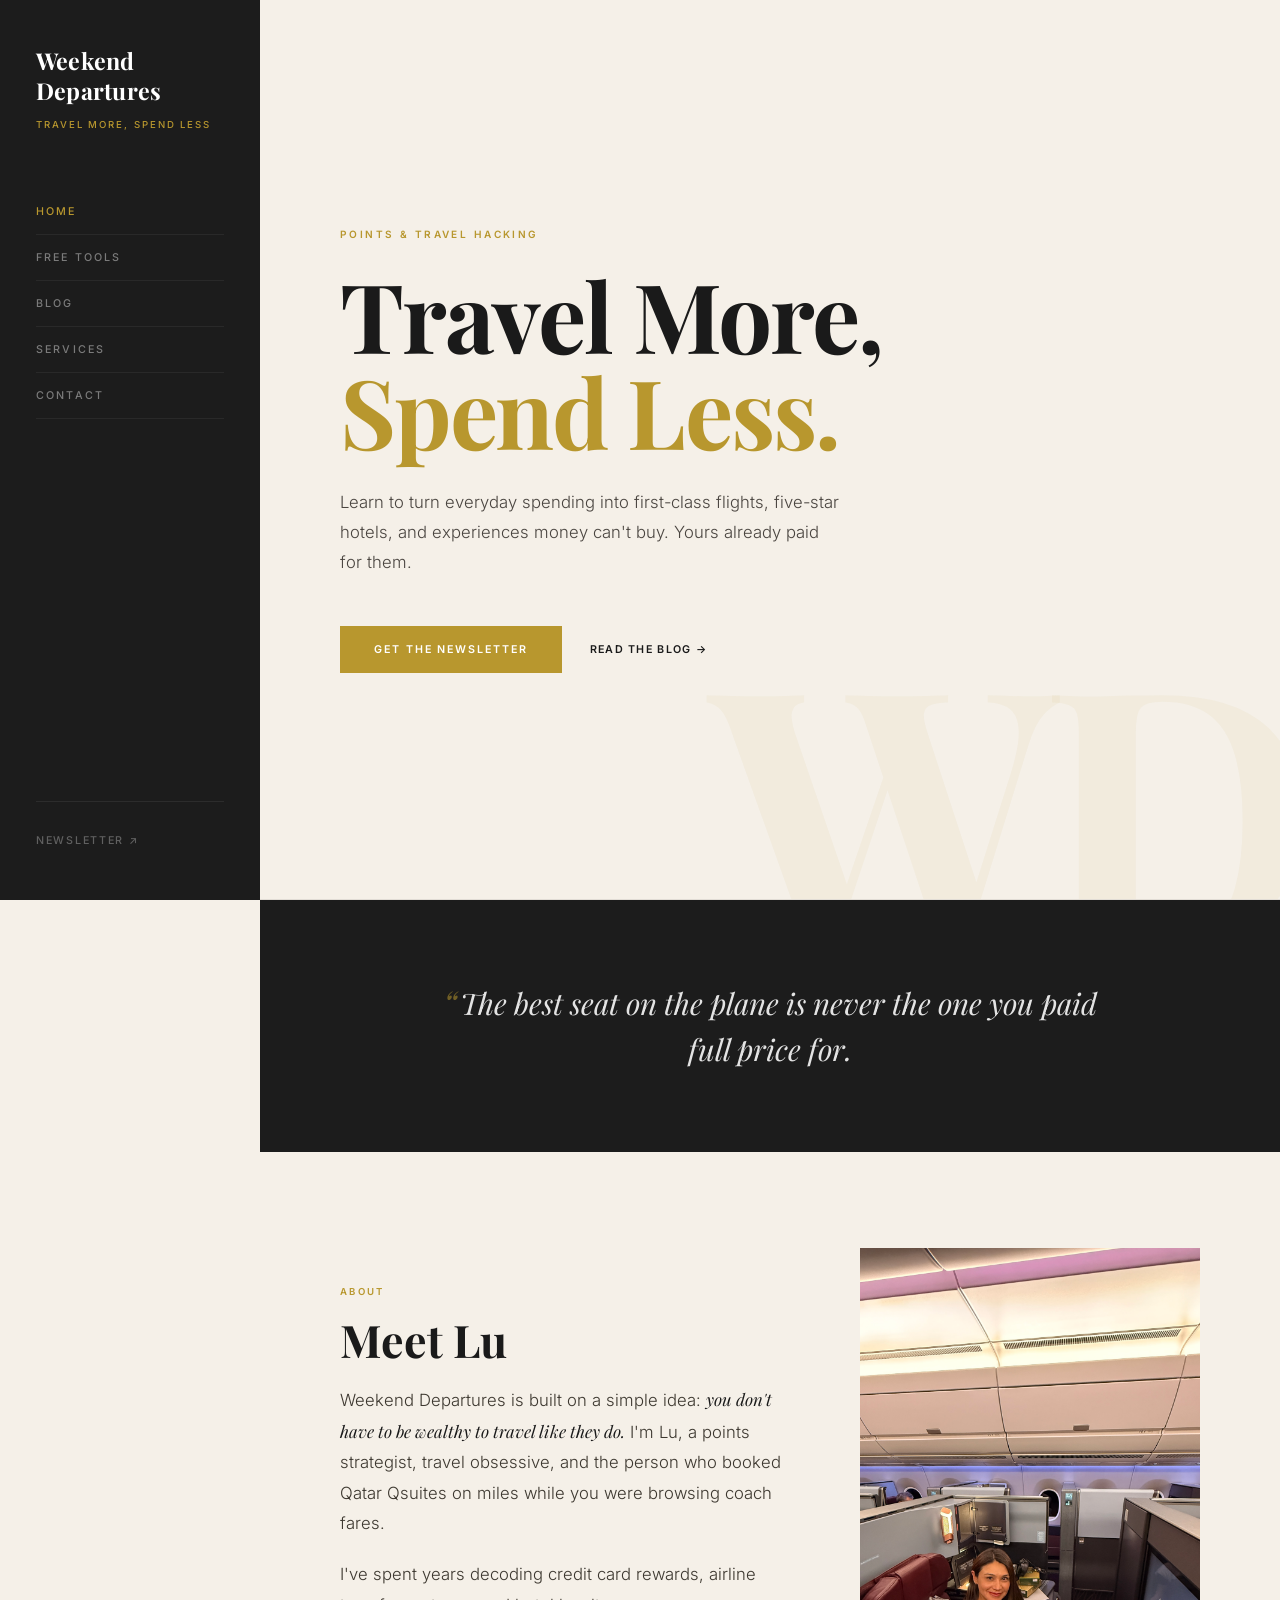
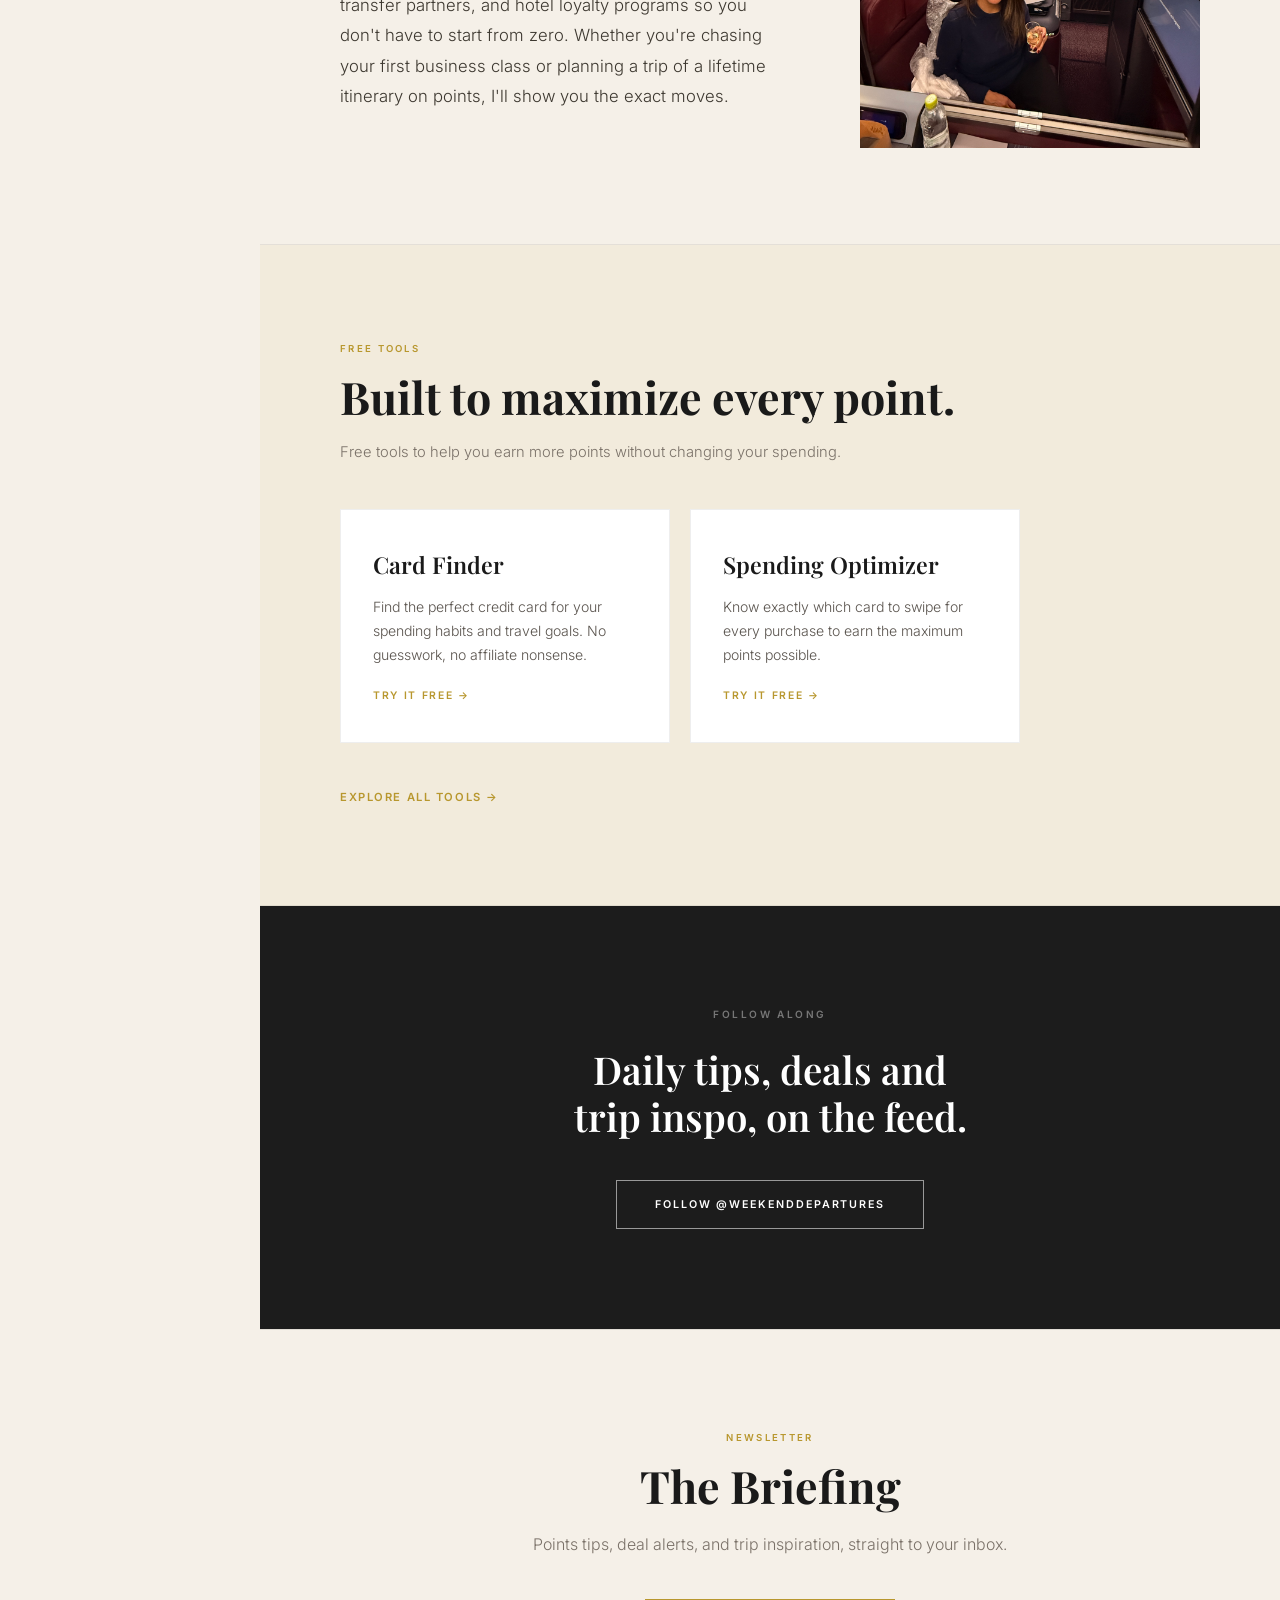
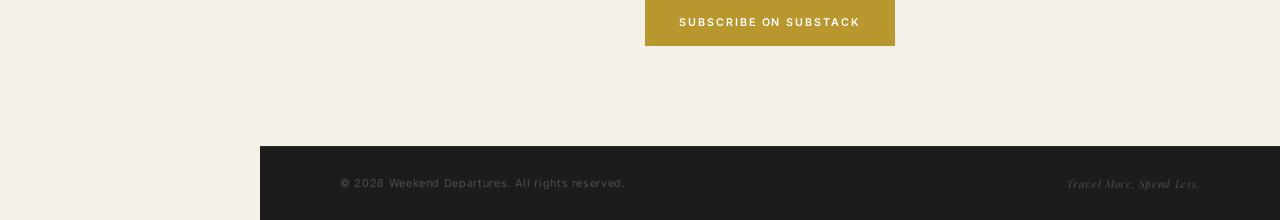
<file: index.html>
<!DOCTYPE html>
<html lang="en">
<head>
  <meta charset="UTF-8">
  <meta name="viewport" content="width=device-width, initial-scale=1.0">
  <title>Weekend Departures: Travel More, Spend Less</title>
  <meta name="description" content="Points and travel hacking tips to help you fly first class for less. Weekly guides, tools, and strategies from Weekend Departures.">
  <link rel="preconnect" href="https://fonts.googleapis.com">
  <link rel="preconnect" href="https://fonts.gstatic.com" crossorigin>
  <link href="https://fonts.googleapis.com/css2?family=Playfair+Display:ital,wght@0,400;0,600;0,700;1,400;1,600&family=Inter:wght@300;400;500;600&display=swap" rel="stylesheet">
  <link rel="stylesheet" href="css/style.css">
  <style>
    .tool-card-link { display: block; }
  </style>
</head>
<body>

  <!-- Mobile nav toggle -->
  <button class="mobile-toggle" id="navToggle" aria-label="Open navigation" aria-expanded="false">
    <span></span>
    <span></span>
    <span></span>
  </button>
  <div class="sidebar-overlay" id="sidebarOverlay"></div>

  <!-- Left Sidebar -->
  <aside class="sidebar" id="sidebar">
    <div class="sidebar-brand">
      <a href="index.html" class="brand-link">
        <span class="brand-name">Weekend<br>Departures</span>
      </a>
      <p class="brand-tagline">Travel More, Spend Less</p>
    </div>

    <nav class="sidebar-nav" aria-label="Main navigation">
      <ul>
        <li><a href="index.html" class="nav-link active">Home</a></li>
        <li><a href="tools.html" class="nav-link">Free Tools</a></li>
        <li><a href="blog.html" class="nav-link">Blog</a></li>
        <li><a href="services.html" class="nav-link">Services</a></li>
        <li><a href="contact.html" class="nav-link">Contact</a></li>
      </ul>
    </nav>

    <div class="sidebar-footer">
      <a href="https://weekenddepartures.substack.com" target="_blank" rel="noopener" class="sidebar-sub-link">Newsletter ↗</a>
    </div>
  </aside>

  <!-- Main Content -->
  <main class="main" id="main">

    <!-- HERO -->
    <section class="hero">
      <div class="hero-inner">
        <p class="eyebrow">Points &amp; Travel Hacking</p>
        <h1 class="hero-headline">Travel More,<br><span class="accent">Spend Less.</span></h1>
        <p class="hero-body">
          Learn to turn everyday spending into first-class flights, five-star hotels, and experiences money can't buy. Yours already paid for them.
        </p>
        <div class="hero-actions">
          <a href="https://weekenddepartures.substack.com" target="_blank" rel="noopener" class="btn btn-primary">Get the Newsletter</a>
          <a href="blog.html" class="btn btn-ghost">Read the Blog &rarr;</a>
        </div>
      </div>
      <div class="hero-deco" aria-hidden="true">WD</div>
    </section>

    <!-- QUOTE -->
    <section class="quote-band">
      <div class="quote-wrap">
        <blockquote>
          <span class="quote-mark" aria-hidden="true">&ldquo;</span>The best seat on the plane is never the one you paid full price for.
        </blockquote>
      </div>
    </section>

    <!-- ABOUT LU -->
    <section class="about-section">
      <div class="about-grid">
        <div class="about-text-side">
          <p class="section-label">About</p>
          <h2 class="section-heading">Meet Lu</h2>
          <div class="about-text">
            <p>Weekend Departures is built on a simple idea: <em>you don't have to be wealthy to travel like they do.</em> I'm Lu, a points strategist, travel obsessive, and the person who booked Qatar Qsuites on miles while you were browsing coach fares.</p>
            <p>I've spent years decoding credit card rewards, airline transfer partners, and hotel loyalty programs so you don't have to start from zero. Whether you're chasing your first business class or planning a trip of a lifetime itinerary on points, I'll show you the exact moves.</p>
          </div>
        </div>
        <div class="about-photo-side">
          <img src="IMG_2082.JPG" alt="Lu in Qatar Qsuites business class" class="about-photo">
        </div>
      </div>
    </section>

    <!-- TOOLS PREVIEW -->
    <section class="tools-section">
      <div class="content-block">
        <p class="section-label">Free Tools</p>
        <h2 class="section-heading">Built to maximize every point.</h2>
        <p class="section-sub">Free tools to help you earn more points without changing your spending.</p>
        <div class="tools-grid">
          <a href="card-finder.html" class="tool-card tool-card-link">
            <h3 class="tool-name">Card Finder</h3>
            <p class="tool-desc">Find the perfect credit card for your spending habits and travel goals. No guesswork, no affiliate nonsense.</p>
            <span class="card-read" style="margin-top:20px;display:inline-flex;align-items:center;gap:5px;">Try it free &rarr;</span>
          </a>
          <a href="spending-optimizer.html" class="tool-card tool-card-link">
            <h3 class="tool-name">Spending Optimizer</h3>
            <p class="tool-desc">Know exactly which card to swipe for every purchase to earn the maximum points possible.</p>
            <span class="card-read" style="margin-top:20px;display:inline-flex;align-items:center;gap:5px;">Try it free &rarr;</span>
          </a>
        </div>
        <a href="tools.html" class="text-link">Explore all tools &rarr;</a>
      </div>
    </section>

    <!-- INSTAGRAM -->
    <section class="ig-section">
      <div class="ig-inner">
        <p class="eyebrow eyebrow-light">Follow Along</p>
        <h2 class="ig-heading">Daily tips, deals and<br>trip inspo, on the feed.</h2>
        <a href="https://www.instagram.com/weekenddepartures" target="_blank" rel="noopener" class="btn btn-outline-light">
          Follow @weekenddepartures
        </a>
      </div>
    </section>

    <!-- NEWSLETTER -->
    <section class="newsletter-section">
      <div class="newsletter-inner">
        <p class="section-label section-label-center">Newsletter</p>
        <h2 class="section-heading">The Briefing</h2>
        <p class="newsletter-body">Points tips, deal alerts, and trip inspiration, straight to your inbox.</p>
        <a href="https://weekenddepartures.substack.com" target="_blank" rel="noopener" class="btn btn-primary">Subscribe on Substack</a>
      </div>
    </section>

    <!-- FOOTER -->
    <footer class="site-footer">
      <p>&copy; 2026 Weekend Departures. All rights reserved.</p>
      <p class="footer-right"><em>Travel More, Spend Less.</em></p>
    </footer>

  </main>

  <script>
    const toggle = document.getElementById('navToggle');
    const sidebar = document.getElementById('sidebar');
    const overlay = document.getElementById('sidebarOverlay');

    function openNav() {
      sidebar.classList.add('open');
      overlay.classList.add('visible');
      toggle.setAttribute('aria-expanded', 'true');
    }

    function closeNav() {
      sidebar.classList.remove('open');
      overlay.classList.remove('visible');
      toggle.setAttribute('aria-expanded', 'false');
    }

    toggle.addEventListener('click', () => {
      sidebar.classList.contains('open') ? closeNav() : openNav();
    });

    overlay.addEventListener('click', closeNav);
  </script>

</body>
</html>
</file>
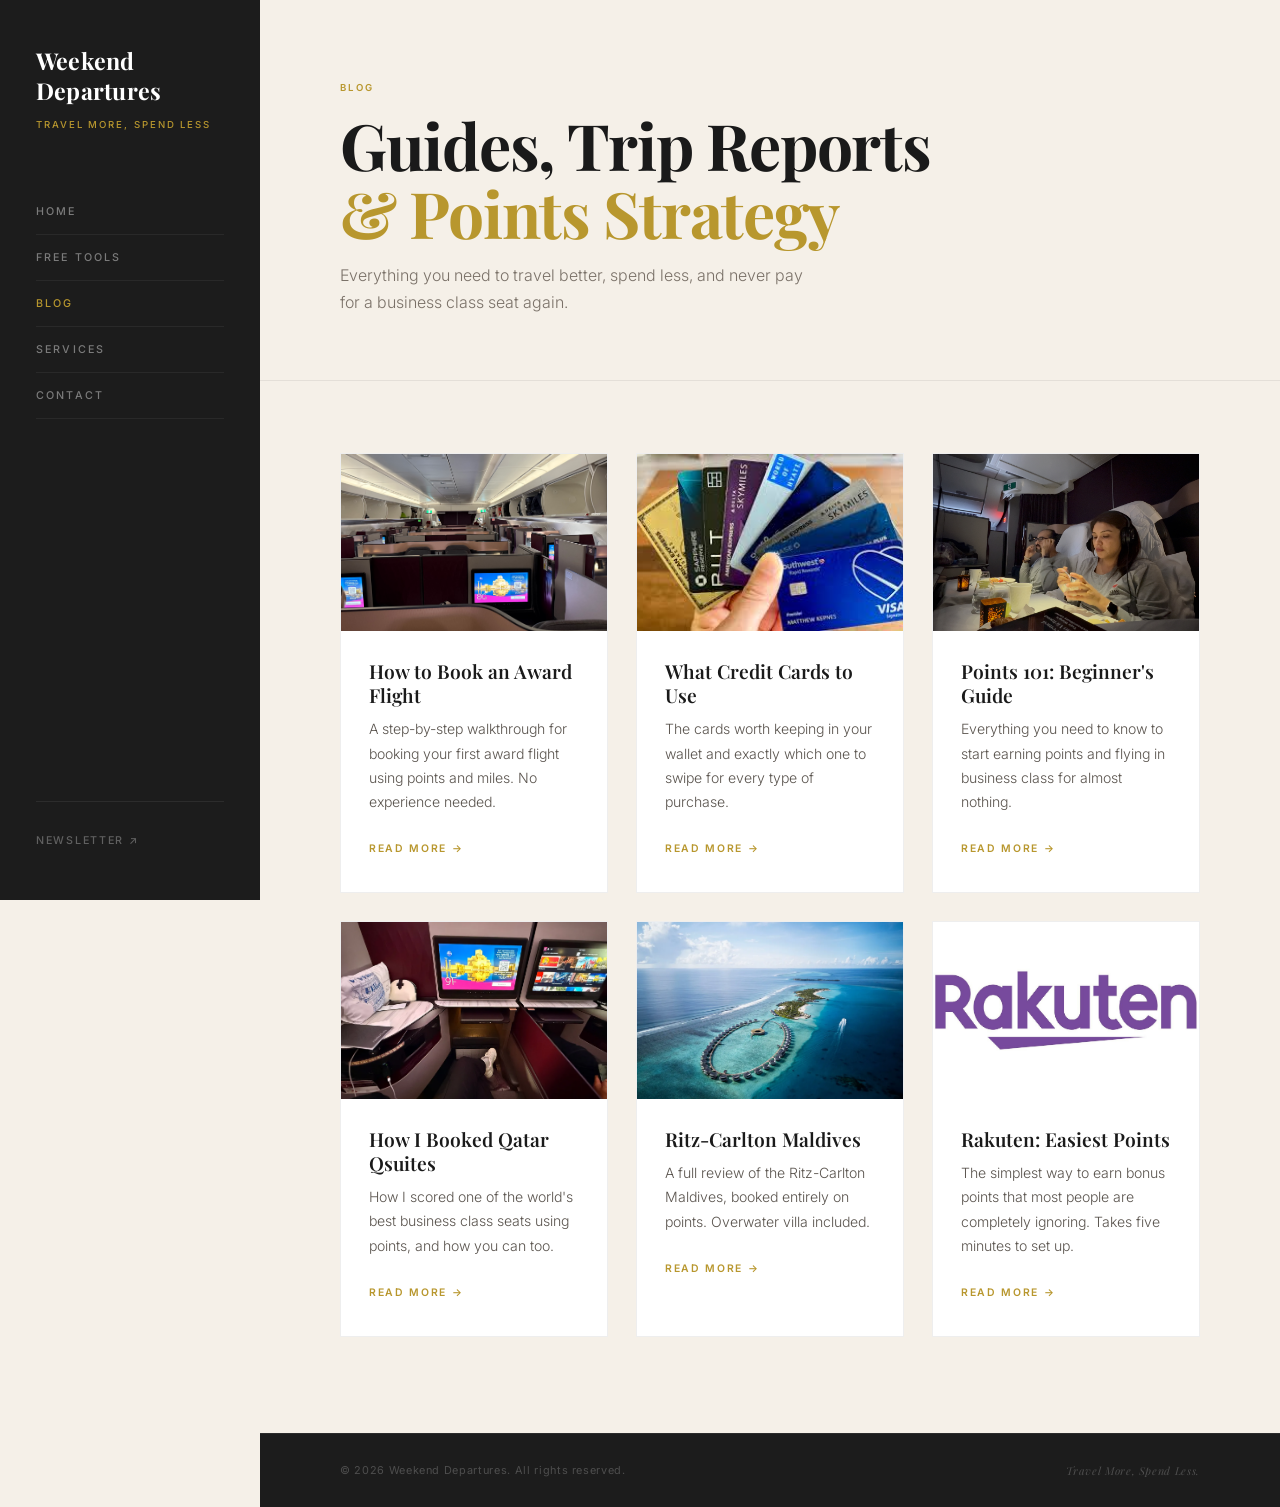
<file: blog.html>
<!DOCTYPE html>
<html lang="en">
<head>
  <meta charset="UTF-8">
  <meta name="viewport" content="width=device-width, initial-scale=1.0">
  <title>Blog | Weekend Departures</title>
  <meta name="description" content="Points strategies, booking guides, and trip reports from Weekend Departures.">
  <link rel="preconnect" href="https://fonts.googleapis.com">
  <link rel="preconnect" href="https://fonts.gstatic.com" crossorigin>
  <link href="https://fonts.googleapis.com/css2?family=Playfair+Display:ital,wght@0,400;0,600;0,700;1,400;1,600&family=Inter:wght@300;400;500;600&display=swap" rel="stylesheet">
  <link rel="stylesheet" href="css/style.css">
</head>
<body>

  <!-- Mobile nav toggle -->
  <button class="mobile-toggle" id="navToggle" aria-label="Open navigation" aria-expanded="false">
    <span></span>
    <span></span>
    <span></span>
  </button>
  <div class="sidebar-overlay" id="sidebarOverlay"></div>

  <!-- Left Sidebar -->
  <aside class="sidebar" id="sidebar">
    <div class="sidebar-brand">
      <a href="index.html" class="brand-link">
        <span class="brand-name">Weekend<br>Departures</span>
      </a>
      <p class="brand-tagline">Travel More, Spend Less</p>
    </div>

    <nav class="sidebar-nav" aria-label="Main navigation">
      <ul>
        <li><a href="index.html" class="nav-link">Home</a></li>
        <li><a href="tools.html" class="nav-link">Free Tools</a></li>
        <li><a href="blog.html" class="nav-link active">Blog</a></li>
        <li><a href="services.html" class="nav-link">Services</a></li>
        <li><a href="contact.html" class="nav-link">Contact</a></li>
      </ul>
    </nav>

    <div class="sidebar-footer">
      <a href="https://weekenddepartures.substack.com" target="_blank" rel="noopener" class="sidebar-sub-link">Newsletter ↗</a>
    </div>
  </aside>

  <!-- Main Content -->
  <main class="main" id="main">

    <!-- Page Header -->
    <div class="page-header">
      <p class="section-label">Blog</p>
      <h1 class="page-heading">Guides, Trip Reports<br><span class="accent">&amp; Points Strategy</span></h1>
      <p class="page-sub">Everything you need to travel better, spend less, and never pay for a business class seat again.</p>
    </div>

    <!-- Posts Grid -->
    <section class="posts-section">
      <div class="posts-grid">

        <!-- Post 1 -->
        <article class="post-card">
          <a href="https://nas.com/weekenddepartures/digital-files/how-to-book-an-award-flight-using-points-a-simple-" target="_blank" rel="noopener" class="card-link">
            <div class="card-thumb">
              <img src="blog3.jpg" alt="How to book an award flight">
            </div>
            <div class="card-body">
              <h2 class="card-title">How to Book an Award Flight</h2>
              <p class="card-desc">A step-by-step walkthrough for booking your first award flight using points and miles. No experience needed.</p>
              <span class="card-read">Read more &rarr;</span>
            </div>
          </a>
        </article>

        <!-- Post 2 -->
        <article class="post-card">
          <a href="https://nas.com/weekenddepartures/digital-files/what-credit-cards-to-use" target="_blank" rel="noopener" class="card-link">
            <div class="card-thumb">
              <img src="blog4.jpg" alt="What credit cards to use">
            </div>
            <div class="card-body">
              <h2 class="card-title">What Credit Cards to Use</h2>
              <p class="card-desc">The cards worth keeping in your wallet and exactly which one to swipe for every type of purchase.</p>
              <span class="card-read">Read more &rarr;</span>
            </div>
          </a>
        </article>

        <!-- Post 3 -->
        <article class="post-card">
          <a href="https://nas.com/weekenddepartures/digital-files/points-101-the-beginners-guide-to-free-luxury-trav-1" target="_blank" rel="noopener" class="card-link">
            <div class="card-thumb">
              <img src="blog5.jpg" alt="Points 101: beginners guide to free luxury travel">
            </div>
            <div class="card-body">
              <h2 class="card-title">Points 101: Beginner's Guide</h2>
              <p class="card-desc">Everything you need to know to start earning points and flying in business class for almost nothing.</p>
              <span class="card-read">Read more &rarr;</span>
            </div>
          </a>
        </article>

        <!-- Post 4 -->
        <article class="post-card">
          <a href="https://open.substack.com/pub/weekenddepartures/p/how-i-booked-qatar-qsuites-to-the" target="_blank" rel="noopener" class="card-link">
            <div class="card-thumb">
              <img src="blog1.jpg" alt="How I booked Qatar Qsuites">
            </div>
            <div class="card-body">
              <h2 class="card-title">How I Booked Qatar Qsuites</h2>
              <p class="card-desc">How I scored one of the world's best business class seats using points, and how you can too.</p>
              <span class="card-read">Read more &rarr;</span>
            </div>
          </a>
        </article>

        <!-- Post 5 -->
        <article class="post-card">
          <a href="https://open.substack.com/pub/weekenddepartures/p/the-ultimate-ritz-carlton-maldives" target="_blank" rel="noopener" class="card-link">
            <div class="card-thumb">
              <img src="blog2.jpg" alt="Ritz-Carlton Maldives overwater villa">
            </div>
            <div class="card-body">
              <h2 class="card-title">Ritz-Carlton Maldives</h2>
              <p class="card-desc">A full review of the Ritz-Carlton Maldives, booked entirely on points. Overwater villa included.</p>
              <span class="card-read">Read more &rarr;</span>
            </div>
          </a>
        </article>

        <!-- Post 6 -->
        <article class="post-card">
          <a href="https://open.substack.com/pub/weekenddepartures/p/rakuten-the-easiest-points-youre" target="_blank" rel="noopener" class="card-link">
            <div class="card-thumb">
              <img src="blog6.jpg" alt="Rakuten: easiest points you are not earning">
            </div>
            <div class="card-body">
              <h2 class="card-title">Rakuten: Easiest Points</h2>
              <p class="card-desc">The simplest way to earn bonus points that most people are completely ignoring. Takes five minutes to set up.</p>
              <span class="card-read">Read more &rarr;</span>
            </div>
          </a>
        </article>

      </div>
    </section>

    <!-- Footer -->
    <footer class="site-footer">
      <p>&copy; 2026 Weekend Departures. All rights reserved.</p>
      <p class="footer-right"><em>Travel More, Spend Less.</em></p>
    </footer>

  </main>

  <script>
    const toggle = document.getElementById('navToggle');
    const sidebar = document.getElementById('sidebar');
    const overlay = document.getElementById('sidebarOverlay');

    function openNav() {
      sidebar.classList.add('open');
      overlay.classList.add('visible');
      toggle.setAttribute('aria-expanded', 'true');
    }

    function closeNav() {
      sidebar.classList.remove('open');
      overlay.classList.remove('visible');
      toggle.setAttribute('aria-expanded', 'false');
    }

    toggle.addEventListener('click', () => {
      sidebar.classList.contains('open') ? closeNav() : openNav();
    });

    overlay.addEventListener('click', closeNav);
  </script>

</body>
</html>
</file>
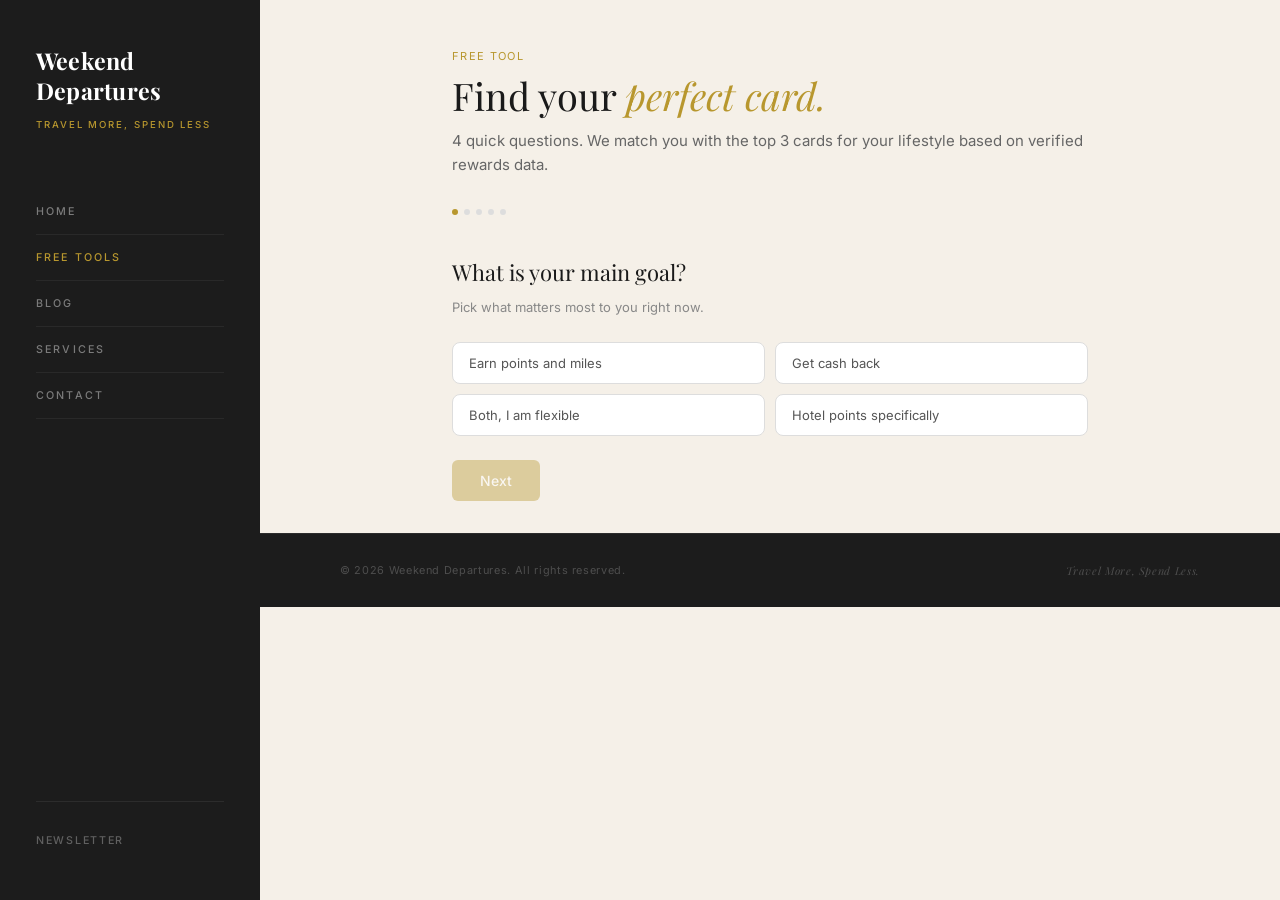
<file: card-finder.html>
<!DOCTYPE html>
<html lang="en">
<head>
  <meta charset="UTF-8">
  <meta name="viewport" content="width=device-width, initial-scale=1.0">
  <title>Card Finder | Weekend Departures</title>
  <meta name="description" content="Find the perfect travel credit card for your spending habits and travel goals.">
  <link rel="preconnect" href="https://fonts.googleapis.com">
  <link rel="preconnect" href="https://fonts.gstatic.com" crossorigin>
  <link href="https://fonts.googleapis.com/css2?family=Playfair+Display:ital,wght@0,400;0,600;0,700;1,400;1,600&family=Inter:wght@300;400;500;600&display=swap" rel="stylesheet">
  <link rel="stylesheet" href="css/style.css">
  <style>
    .tool-wrap { max-width: 700px; margin: 0 auto; padding: 3rem 2rem 2rem; }
    .main { display: flex; flex-direction: column; min-height: 100vh; }
    .tool-label { font-size: 11px; letter-spacing: 0.12em; color: #B8972E; text-transform: uppercase; margin-bottom: 0.5rem; font-family: 'Inter', sans-serif; }
    .tool-title { font-family: 'Playfair Display', serif; font-size: 38px; font-weight: 400; color: #1a1a1a; line-height: 1.15; margin-bottom: 0.75rem; }
    .tool-title .accent { color: #B8972E; font-style: italic; }
    .tool-sub { font-size: 15px; color: #666; line-height: 1.6; font-family: 'Inter', sans-serif; margin-bottom: 0; }
    .progress-bar { display: flex; gap: 6px; margin: 2rem 0 2.5rem; }
    .prog-dot { width: 6px; height: 6px; border-radius: 50%; background: #ddd; transition: background 0.2s; }
    .prog-dot.done { background: #B8972E; }
    .step { display: none; }
    .step.active { display: block; }
    .step-heading { font-family: 'Playfair Display', serif; font-size: 22px; font-weight: 400; color: #1a1a1a; margin-bottom: 0.4rem; }
    .step-sub { font-size: 13px; color: #888; margin-bottom: 1.5rem; font-family: 'Inter', sans-serif; line-height: 1.6; }
    .choice-grid { display: grid; grid-template-columns: 1fr 1fr; gap: 10px; margin-bottom: 1.5rem; }
    .choice-chip { border: 0.5px solid #ddd; border-radius: 8px; padding: 12px 16px; cursor: pointer; font-size: 13px; color: #555; background: #fff; transition: all 0.15s; font-family: 'Inter', sans-serif; text-align: left; }
    .choice-chip:hover { border-color: #B8972E; color: #1a1a1a; }
    .choice-chip.selected { border-color: #B8972E; background: #faf6ee; color: #7a6020; font-weight: 500; }
    .score-grid { display: grid; grid-template-columns: 1fr 1fr; gap: 10px; margin-bottom: 1.5rem; }
    .score-chip { border: 0.5px solid #ddd; border-radius: 8px; padding: 14px 16px; cursor: pointer; background: #fff; transition: all 0.15s; font-family: 'Inter', sans-serif; }
    .score-chip:hover { border-color: #B8972E; }
    .score-chip.selected { border-color: #B8972E; background: #faf6ee; }
    .score-range { font-size: 16px; font-weight: 500; color: #1a1a1a; }
    .score-lbl { font-size: 12px; color: #888; margin-top: 2px; }
    .score-chip.selected .score-range { color: #7a6020; }
    .fee-grid { display: grid; grid-template-columns: 1fr 1fr 1fr; gap: 10px; margin-bottom: 1.5rem; }
    .fee-chip { border: 0.5px solid #ddd; border-radius: 8px; padding: 12px 14px; cursor: pointer; font-size: 13px; color: #555; background: #fff; transition: all 0.15s; font-family: 'Inter', sans-serif; }
    .fee-chip:hover { border-color: #B8972E; }
    .fee-chip.selected { border-color: #B8972E; background: #faf6ee; color: #7a6020; font-weight: 500; }
    .fee-note { font-size: 11px; color: #aaa; margin-top: 2px; display: block; }
    .fee-chip.selected .fee-note { color: #B8972E; }
    .spend-table { width: 100%; border-collapse: collapse; margin-bottom: 1.5rem; }
    .spend-table th { font-size: 11px; text-transform: uppercase; letter-spacing: 0.08em; color: #aaa; padding: 8px 10px; text-align: left; border-bottom: 0.5px solid #eee; font-family: 'Inter', sans-serif; }
    .spend-table td { padding: 8px 10px; border-bottom: 0.5px solid #f0f0f0; font-size: 13px; font-family: 'Inter', sans-serif; color: #1a1a1a; }
    .spend-table td input { width: 100%; border: 0.5px solid #ddd; border-radius: 6px; padding: 7px 10px; font-size: 13px; font-family: 'Inter', sans-serif; background: #fff; color: #1a1a1a; }
    .spend-table td input:focus { outline: none; border-color: #B8972E; }
    .cat-dot { width: 7px; height: 7px; border-radius: 50%; background: #B8972E; display: inline-block; margin-right: 7px; vertical-align: 1px; }
    .spend-total { font-size: 13px; color: #aaa; margin-bottom: 1.5rem; font-family: 'Inter', sans-serif; }
    .btn-primary { background: #B8972E; color: #fff; border: none; border-radius: 6px; padding: 12px 28px; font-size: 14px; font-weight: 500; cursor: pointer; font-family: 'Inter', sans-serif; transition: opacity 0.15s; }
    .btn-primary:hover { opacity: 0.88; }
    .btn-primary:disabled { opacity: 0.4; cursor: not-allowed; }
    .btn-secondary { background: transparent; color: #888; border: 0.5px solid #ddd; border-radius: 6px; padding: 12px 20px; font-size: 14px; cursor: pointer; margin-right: 10px; font-family: 'Inter', sans-serif; }
    .results-sub { font-size: 14px; color: #888; margin-bottom: 1.5rem; font-family: 'Inter', sans-serif; }
    .card-result { border: 0.5px solid #e0e0e0; border-radius: 10px; padding: 1.25rem; margin-bottom: 12px; background: #fff; }
    .card-result.top { border-color: #B8972E; border-width: 1.5px; }
    .card-header { display: flex; align-items: flex-start; justify-content: space-between; margin-bottom: 10px; }
    .card-name { font-family: 'Playfair Display', serif; font-size: 18px; color: #1a1a1a; font-weight: 400; }
    .card-issuer { font-size: 12px; color: #aaa; margin-top: 2px; font-family: 'Inter', sans-serif; }
    .badge-best { background: #B8972E; color: #fff; border-radius: 20px; padding: 3px 10px; font-size: 11px; font-weight: 500; font-family: 'Inter', sans-serif; }
    .badge-rank { background: #faf6ee; color: #7a6020; border: 0.5px solid #e8d9a8; border-radius: 20px; padding: 3px 10px; font-size: 11px; font-weight: 500; font-family: 'Inter', sans-serif; }
    .pts-est { font-size: 24px; font-weight: 500; color: #B8972E; font-family: 'Inter', sans-serif; }
    .pts-lbl { font-size: 11px; color: #aaa; font-family: 'Inter', sans-serif; }
    .card-details { display: grid; grid-template-columns: 1fr 1fr; gap: 8px; margin: 10px 0; }
    .detail-box { background: #f9f9f9; border-radius: 6px; padding: 8px 10px; }
    .detail-lbl { font-size: 11px; color: #aaa; font-family: 'Inter', sans-serif; }
    .detail-val { font-size: 13px; font-weight: 500; color: #1a1a1a; margin-top: 2px; font-family: 'Inter', sans-serif; }
    .why-box { background: #faf6ee; border-radius: 6px; padding: 12px 14px; margin: 10px 0; border-left: 2px solid #B8972E; }
    .why-title { font-size: 11px; letter-spacing: 0.08em; text-transform: uppercase; color: #B8972E; margin-bottom: 6px; font-family: 'Inter', sans-serif; }
    .why-text { font-size: 13px; color: #555; line-height: 1.6; font-family: 'Inter', sans-serif; }
    .cat-pills { display: flex; flex-wrap: wrap; gap: 5px; margin-top: 8px; }
    .cat-pill { font-size: 11px; background: #fff; border: 0.5px solid #e8d9a8; border-radius: 20px; padding: 3px 9px; color: #7a6020; font-family: 'Inter', sans-serif; }
    .card-perks { font-size: 12px; color: #777; margin-top: 8px; line-height: 1.6; font-family: 'Inter', sans-serif; }
    .blurred { filter: blur(5px); pointer-events: none; user-select: none; }
    .divider { border: none; border-top: 0.5px solid #eee; margin: 1.5rem 0; }
    .unlock-box { border: 1.5px solid #B8972E; border-radius: 10px; padding: 1.75rem; background: #faf6ee; margin-top: 1rem; text-align: center; }
    .lock-lbl { font-size: 12px; color: #B8972E; font-weight: 500; margin-bottom: 10px; font-family: 'Inter', sans-serif; }
    .unlock-title { font-family: 'Playfair Display', serif; font-size: 20px; font-weight: 400; color: #1a1a1a; margin-bottom: 0.4rem; }
    .unlock-sub { font-size: 13px; color: #777; margin-bottom: 1.25rem; line-height: 1.6; font-family: 'Inter', sans-serif; }
    .email-row { display: flex; gap: 8px; max-width: 380px; margin: 0 auto; }
    .email-row input[type=email] { flex: 1; border: 0.5px solid #ddd; border-radius: 6px; padding: 10px 14px; font-size: 14px; font-family: 'Inter', sans-serif; background: #fff; color: #1a1a1a; }
    .email-row input[type=email]:focus { outline: none; border-color: #B8972E; }
    .email-msg { font-size: 12px; color: #B8972E; margin-top: 8px; font-family: 'Inter', sans-serif; }
    .restart-btn { font-size: 12px; color: #aaa; cursor: pointer; margin-top: 1rem; display: inline-flex; align-items: center; gap: 4px; background: none; border: none; padding: 0; font-family: 'Inter', sans-serif; }
    .restart-btn:hover { color: #888; }
  </style>
</head>
<body>

  <button class="mobile-toggle" id="navToggle" aria-label="Open navigation" aria-expanded="false">
    <span></span><span></span><span></span>
  </button>
  <div class="sidebar-overlay" id="sidebarOverlay"></div>

  <aside class="sidebar" id="sidebar">
    <div class="sidebar-brand">
      <a href="index.html" class="brand-link">
        <span class="brand-name">Weekend<br>Departures</span>
      </a>
      <p class="brand-tagline">Travel More, Spend Less</p>
    </div>
    <nav class="sidebar-nav" aria-label="Main navigation">
      <ul>
        <li><a href="index.html" class="nav-link">Home</a></li>
        <li><a href="tools.html" class="nav-link active">Free Tools</a></li>
        <li><a href="blog.html" class="nav-link">Blog</a></li>
        <li><a href="services.html" class="nav-link">Services</a></li>
        <li><a href="contact.html" class="nav-link">Contact</a></li>
      </ul>
    </nav>
    <div class="sidebar-footer">
      <a href="https://weekenddepartures.substack.com" target="_blank" rel="noopener" class="sidebar-sub-link">Newsletter</a>
    </div>
  </aside>

  <main class="main" id="main">
    <div class="tool-wrap">

      <p class="tool-label">Free Tool</p>
      <h1 class="tool-title">Find your <span class="accent">perfect card.</span></h1>
      <p class="tool-sub">4 quick questions. We match you with the top 3 cards for your lifestyle based on verified rewards data.</p>

      <div class="progress-bar" id="prog">
        <div class="prog-dot done" id="pd0"></div>
        <div class="prog-dot" id="pd1"></div>
        <div class="prog-dot" id="pd2"></div>
        <div class="prog-dot" id="pd3"></div>
        <div class="prog-dot" id="pd4"></div>
      </div>

      <!-- STEP 0: Goal -->
      <div class="step active" id="st0">
        <h2 class="step-heading">What is your main goal?</h2>
        <p class="step-sub">Pick what matters most to you right now.</p>
        <div class="choice-grid">
          <button class="choice-chip" onclick="selectGoal('points',this)">Earn points and miles</button>
          <button class="choice-chip" onclick="selectGoal('cashback',this)">Get cash back</button>
          <button class="choice-chip" onclick="selectGoal('both',this)">Both, I am flexible</button>
          <button class="choice-chip" onclick="selectGoal('hotel',this)">Hotel points specifically</button>
        </div>
        <button class="btn-primary" id="btn0" onclick="goStep(1)" disabled>Next</button>
      </div>

      <!-- STEP 1: Spend -->
      <div class="step" id="st1">
        <h2 class="step-heading">Your monthly spending</h2>
        <p class="step-sub">Enter your average monthly spend per category. We use this to calculate which card earns you the most.</p>
        <table class="spend-table">
          <thead><tr><th>Category</th><th>Monthly Spend ($)</th></tr></thead>
          <tbody>
            <tr><td><span class="cat-dot"></span>Dining</td><td><input type="number" min="0" step="25" id="sp-dining" value="0" oninput="updateTotal()" /></td></tr>
            <tr><td><span class="cat-dot"></span>Groceries</td><td><input type="number" min="0" step="25" id="sp-groceries" value="0" oninput="updateTotal()" /></td></tr>
            <tr><td><span class="cat-dot"></span>Travel</td><td><input type="number" min="0" step="25" id="sp-travel" value="0" oninput="updateTotal()" /></td></tr>
            <tr><td><span class="cat-dot"></span>Gas</td><td><input type="number" min="0" step="25" id="sp-gas" value="0" oninput="updateTotal()" /></td></tr>
            <tr><td><span class="cat-dot"></span>Shopping</td><td><input type="number" min="0" step="25" id="sp-shopping" value="0" oninput="updateTotal()" /></td></tr>
            <tr><td><span class="cat-dot"></span>Subscriptions</td><td><input type="number" min="0" step="25" id="sp-subscriptions" value="0" oninput="updateTotal()" /></td></tr>
            <tr><td><span class="cat-dot"></span>Airlines</td><td><input type="number" min="0" step="25" id="sp-airlines" value="0" oninput="updateTotal()" /></td></tr>
            <tr><td><span class="cat-dot"></span>Hotels</td><td><input type="number" min="0" step="25" id="sp-hotels" value="0" oninput="updateTotal()" /></td></tr>
          </tbody>
        </table>
        <p class="spend-total">Total monthly spend: <strong id="spend-total">$2,330</strong></p>
        <button class="btn-secondary" onclick="goStep(0)">Back</button>
        <button class="btn-primary" onclick="goStep(2)">Next</button>
      </div>

      <!-- STEP 2: Credit score -->
      <div class="step" id="st2">
        <h2 class="step-heading">Your credit score</h2>
        <p class="step-sub">We only show cards you can actually qualify for.</p>
        <div class="score-grid">
          <div class="score-chip" onclick="selectScore('excellent',this)"><div class="score-range">750+</div><div class="score-lbl">Excellent</div></div>
          <div class="score-chip" onclick="selectScore('good',this)"><div class="score-range">700 to 749</div><div class="score-lbl">Good</div></div>
          <div class="score-chip" onclick="selectScore('fair',this)"><div class="score-range">650 to 699</div><div class="score-lbl">Fair</div></div>
          <div class="score-chip" onclick="selectScore('building',this)"><div class="score-range">Under 650</div><div class="score-lbl">Building credit</div></div>
        </div>
        <button class="btn-secondary" onclick="goStep(1)">Back</button>
        <button class="btn-primary" id="btn2" onclick="goStep(3)" disabled>Next</button>
      </div>

      <!-- STEP 3: Annual fee -->
      <div class="step" id="st3">
        <h2 class="step-heading">Annual fee preference</h2>
        <p class="step-sub">Premium cards often pay for themselves through credits and perks.</p>
        <div class="fee-grid">
          <button class="fee-chip" onclick="selectFee('none',this)">No fee only<span class="fee-note">$0/yr</span></button>
          <button class="fee-chip" onclick="selectFee('medium',this)">Under $100<span class="fee-note">$0 to $99/yr</span></button>
          <button class="fee-chip" onclick="selectFee('any',this)">Open to premium<span class="fee-note">$395+ typical</span></button>
        </div>
        <button class="btn-secondary" onclick="goStep(2)">Back</button>
        <button class="btn-primary" id="btn3" onclick="showResults()" disabled>Show my cards</button>
      </div>

      <!-- STEP 4: Results -->
      <div class="step" id="st4">
        <h2 class="step-heading">Your top <span style="color:#B8972E">3 cards</span></h2>
        <p class="results-sub" id="res-sub"></p>
        <div id="results-list"></div>
        <div class="divider"></div>
        <div class="unlock-box" id="unlock-box" style="text-align:center;">
          <p class="unlock-title">Want more travel tips and deals?</p>
          <p class="unlock-sub">Join the Weekend Departures newsletter for weekly points tips, deal alerts, and trip inspiration.</p>
          <a href="https://weekenddepartures.substack.com/subscribe" target="_blank" class="btn-primary" style="display:inline-block;text-decoration:none;margin-top:0.5rem;">Subscribe on Substack</a>
        </div>
        <button class="restart-btn" onclick="restart()">&#8635; Start over</button>
      </div>

    </div>

    <footer class="site-footer">
      <p>&copy; 2026 Weekend Departures. All rights reserved.</p>
      <p class="footer-right"><em>Travel More, Spend Less.</em></p>
    </footer>
  </main>

  <script>
    const cards = [
      {id:'csp',name:'Chase Sapphire Preferred',issuer:'Chase',fee:95,minScore:700,goals:['points','both'],rates:{dining:3,travel:5,groceries:3,gas:1,shopping:1,subscriptions:3,airlines:2,hotels:5,base:1},bonus:'75,000 pts after $5k spend',perks:'$50 hotel credit via Chase Travel. Transfer to Hyatt, United, Southwest, BA and more.'},
      {id:'csr',name:'Chase Sapphire Reserve',issuer:'Chase',fee:795,minScore:750,goals:['points','both'],rates:{dining:3,travel:8,groceries:1,gas:1,shopping:1,subscriptions:1,airlines:4,hotels:4,base:1},bonus:'125,000 pts after $6k spend',perks:'$300 travel credit. Priority Pass and Chase Sapphire Lounge access. Global Entry credit.'},
      {id:'cfu',name:'Chase Freedom Unlimited',issuer:'Chase',fee:0,minScore:670,goals:['cashback','both'],rates:{dining:3,travel:5,groceries:1.5,gas:1.5,shopping:1.5,subscriptions:1.5,airlines:1.5,hotels:1.5,base:1.5},bonus:'$200 after $500 spend',perks:'3% dining and drugstores, 5% Chase Travel. Pairs with Sapphire to unlock transfer partners.'},
      {id:'cff',name:'Chase Freedom Flex',issuer:'Chase',fee:0,minScore:670,goals:['cashback','both'],rates:{dining:3,travel:5,groceries:1,gas:1,shopping:1,subscriptions:1,airlines:1,hotels:1,base:1},bonus:'$200 after $500 spend',perks:'5% quarterly rotating categories after activation. 3% dining and drugstores.'},
      {id:'cipb',name:'Chase Ink Business Preferred',issuer:'Chase',fee:95,minScore:700,goals:['points','both'],rates:{dining:1,travel:3,groceries:1,gas:1,shopping:1,subscriptions:3,airlines:3,hotels:1,base:1},bonus:'100,000 pts after $8k spend',perks:'3x travel, shipping, advertising, internet/cable/phone. Cell phone protection.'},
      {id:'hyatt',name:'World of Hyatt Card',issuer:'Chase',fee:95,minScore:700,goals:['hotel','both'],rates:{dining:2,travel:2,groceries:1,gas:1,shopping:1,subscriptions:1,airlines:1,hotels:4,base:1},bonus:'30,000 pts after $3k spend',perks:'Annual Category 1-4 free night. Discoverist status. Second free night after $15k spend.'},
      {id:'united',name:'United Explorer Card',issuer:'Chase',fee:150,minScore:700,goals:['points','both'],rates:{dining:2,travel:1,groceries:1,gas:1,shopping:1,subscriptions:1,airlines:2,hotels:2,base:1},bonus:'50,000 miles after $3k spend',perks:'First checked bag free. Two United Club passes per year. Global Entry credit.'},
      {id:'sw',name:'Southwest Rapid Rewards Plus',issuer:'Chase',fee:99,minScore:670,goals:['points','both'],rates:{dining:2,travel:2,groceries:1,gas:1,shopping:1,subscriptions:1,airlines:2,hotels:1,base:1},bonus:'50,000 pts after $1k spend',perks:'3,000 anniversary points. Earns toward Companion Pass.'},
      {id:'ihg',name:'IHG One Rewards Premier',issuer:'Chase',fee:99,minScore:700,goals:['hotel','both'],rates:{dining:5,travel:5,groceries:1,gas:5,shopping:1,subscriptions:1,airlines:1,hotels:26,base:3},bonus:'175,000 pts after $5k spend',perks:'Anniversary free night. Fourth reward night free. Platinum Elite status.'},
      {id:'amexgold',name:'Amex Gold Card',issuer:'American Express',fee:325,minScore:700,goals:['points','both'],rates:{dining:4,travel:3,groceries:4,gas:1,shopping:1,subscriptions:1,airlines:1,hotels:1,base:1},bonus:'60,000 to 100,000 pts after $8k spend',perks:'Dining, Uber Cash, Resy and Dunkin credits. 4x restaurants and U.S. supermarkets.'},
      {id:'amexplat',name:'Amex Platinum',issuer:'American Express',fee:895,minScore:750,goals:['points','both'],rates:{dining:1,travel:5,groceries:1,gas:1,shopping:1,subscriptions:1,airlines:5,hotels:5,base:1},bonus:'Up to 175,000 pts after $12k spend',perks:'Centurion and partner lounge access. Up to $200 airline fee credit. Uber Cash, Saks, CLEAR credits.'},
      {id:'bcp',name:'Amex Blue Cash Preferred',issuer:'American Express',fee:95,minScore:670,goals:['cashback','both'],rates:{dining:1,travel:1,groceries:6,gas:3,shopping:1,subscriptions:6,airlines:1,hotels:1,base:1},bonus:'$250 credit after $3k spend',perks:'6% U.S. supermarkets up to cap. 6% select streaming. 3% transit and gas.'},
      {id:'bce',name:'Amex Blue Cash Everyday',issuer:'American Express',fee:0,minScore:650,goals:['cashback','both'],rates:{dining:1,travel:1,groceries:3,gas:3,shopping:3,subscriptions:1,airlines:1,hotels:1,base:1},bonus:'$200 credit after $2k spend',perks:'3% U.S. supermarkets, online retail and gas up to annual caps. No annual fee.'},
      {id:'deltasilver',name:'Delta SkyMiles Gold',issuer:'American Express',fee:150,minScore:670,goals:['points','both'],rates:{dining:2,travel:1,groceries:2,gas:1,shopping:1,subscriptions:1,airlines:2,hotels:1,base:1},bonus:'40,000 miles after $2k spend',perks:'First checked bag free. Priority boarding. Up to $200 Delta flight credit at $10k spend.'},
      {id:'deltaplat',name:'Delta SkyMiles Platinum',issuer:'American Express',fee:350,minScore:700,goals:['points','both'],rates:{dining:2,travel:1,groceries:2,gas:1,shopping:1,subscriptions:1,airlines:3,hotels:3,base:1},bonus:'50,000 miles after $3k spend',perks:'Annual companion certificate. First checked bag free. Priority boarding.'},
      {id:'hilton',name:'Hilton Honors Amex Surpass',issuer:'American Express',fee:150,minScore:670,goals:['hotel','both'],rates:{dining:6,travel:12,groceries:6,gas:6,shopping:4,subscriptions:3,airlines:1,hotels:12,base:3},bonus:'130,000 pts after $3k spend',perks:'Hilton Gold status. Path to Diamond. Up to $200 Hilton credits.'},
      {id:'marriott',name:'Marriott Bonvoy Brilliant',issuer:'American Express',fee:650,minScore:750,goals:['hotel','both'],rates:{dining:3,travel:2,groceries:1,gas:1,shopping:1,subscriptions:1,airlines:3,hotels:6,base:2},bonus:'95,000 pts after $6k spend',perks:'Annual free night up to 85k points. $300 dining credits. Platinum Elite status.'},
      {id:'dblcash',name:'Citi Double Cash',issuer:'Citi',fee:0,minScore:650,goals:['cashback','both'],rates:{dining:2,travel:5,groceries:2,gas:2,shopping:2,subscriptions:2,airlines:2,hotels:5,base:2},bonus:'$200 after $1.5k spend',perks:'2% on everything. 5% hotels, car rentals and attractions via Citi Travel.'},
      {id:'strataprem',name:'Citi Strata Premier',issuer:'Citi',fee:95,minScore:700,goals:['points','both'],rates:{dining:3,travel:3,groceries:3,gas:3,shopping:3,subscriptions:1,airlines:3,hotels:10,base:1},bonus:'60,000 pts after $4k spend',perks:'10x hotels, car rentals via CitiTravel. 3x air, hotels, restaurants, supermarkets, gas. $100 hotel benefit.'},
      {id:'customcash',name:'Citi Custom Cash',issuer:'Citi',fee:0,minScore:650,goals:['cashback','both'],rates:{dining:5,travel:5,groceries:5,gas:5,shopping:5,subscriptions:5,airlines:5,hotels:5,base:1},bonus:'$200 after $1.5k spend',perks:'5% on top eligible category each billing cycle up to $500. 5% hotels/car rentals via Citi Travel.'},
      {id:'strata',name:'Citi Strata Card',issuer:'Citi',fee:0,minScore:650,goals:['points','both'],rates:{dining:2,travel:5,groceries:3,gas:3,shopping:1,subscriptions:3,airlines:1,hotels:5,base:1},bonus:'20,000 pts after $1k spend',perks:'No annual fee. 5x hotels/car rentals via CitiTravel. 3x supermarkets, gas and select transit.'},
      {id:'aaplatinum',name:'Citi AAdvantage Platinum',issuer:'Citi',fee:99,minScore:700,goals:['points','both'],rates:{dining:2,travel:2,groceries:1,gas:2,shopping:1,subscriptions:1,airlines:2,hotels:1,base:1},bonus:'50,000 miles after $2.5k spend',perks:'First checked bag free. Preferred boarding. 25% savings on in-flight purchases.'},
      {id:'ventx',name:'Capital One Venture X',issuer:'Capital One',fee:395,minScore:750,goals:['points','both'],rates:{dining:2,travel:10,groceries:2,gas:2,shopping:2,subscriptions:2,airlines:5,hotels:10,base:2},bonus:'75,000 miles after $4k spend',perks:'$300 Capital One Travel credit. 10k anniversary miles. Priority Pass and Capital One Lounge access.'},
      {id:'venture',name:'Capital One Venture',issuer:'Capital One',fee:95,minScore:700,goals:['points','both'],rates:{dining:2,travel:5,groceries:2,gas:2,shopping:2,subscriptions:2,airlines:2,hotels:5,base:2},bonus:'75,000 miles after $4k spend',perks:'2x on everything. 5x hotels, vacation rentals and car rentals via Capital One Travel.'},
      {id:'savorone',name:'Capital One SavorOne',issuer:'Capital One',fee:0,minScore:670,goals:['cashback','both'],rates:{dining:3,travel:5,groceries:3,gas:1,shopping:1,subscriptions:3,airlines:1,hotels:1,base:1},bonus:'$200 after $500 spend',perks:'3% dining, entertainment, grocery stores and streaming. No annual fee.'},
      {id:'disc',name:'Discover it Cash Back',issuer:'Discover',fee:0,minScore:650,goals:['cashback','both'],rates:{dining:1,travel:1,groceries:1,gas:1,shopping:1,subscriptions:1,airlines:1,hotels:1,base:1},bonus:'Cashback Match year one',perks:'5% rotating quarterly categories after activation. Full cashback match at end of year one.'},
      {id:'discmiles',name:'Discover it Miles',issuer:'Discover',fee:0,minScore:650,goals:['points','both'],rates:{dining:1.5,travel:1.5,groceries:1.5,gas:1.5,shopping:1.5,subscriptions:1.5,airlines:1.5,hotels:1.5,base:1.5},bonus:'Miles Match year one',perks:'1.5x on everything. Discover matches all miles at end of year one.'},
      {id:'discsecured',name:'Discover it Secured',issuer:'Discover',fee:0,minScore:0,goals:['cashback','points','both','hotel'],rates:{dining:2,travel:1,groceries:1,gas:2,shopping:1,subscriptions:1,airlines:1,hotels:1,base:1},bonus:'Cashback Match year one',perks:'Best secured card for building credit. 2% gas and restaurants. Automatic upgrade reviews.'},
      {id:'wfautograph',name:'Wells Fargo Autograph',issuer:'Wells Fargo',fee:0,minScore:670,goals:['points','both'],rates:{dining:3,travel:3,groceries:1,gas:3,shopping:3,subscriptions:3,airlines:1,hotels:1,base:1},bonus:'20,000 pts after $1k spend',perks:'3x restaurants, travel, gas, transit, streaming and phone plans. Transfer to select airline partners.'},
      {id:'wfactive',name:'Wells Fargo Active Cash',issuer:'Wells Fargo',fee:0,minScore:650,goals:['cashback','both'],rates:{dining:2,travel:2,groceries:2,gas:2,shopping:2,subscriptions:2,airlines:2,hotels:2,base:2},bonus:'$200 after $500 spend',perks:'Unlimited 2% cash rewards on everything. Cell phone protection included.'},
      {id:'boatravel',name:'Bank of America Travel Rewards',issuer:'Bank of America',fee:0,minScore:670,goals:['points','both'],rates:{dining:1.5,travel:1.5,groceries:1.5,gas:1.5,shopping:1.5,subscriptions:1.5,airlines:1.5,hotels:1.5,base:1.5},bonus:'25,000 pts after $1k spend',perks:'1.5x on everything. No annual fee. No foreign transaction fees.'},
      {id:'boaprem',name:'Bank of America Premium Rewards',issuer:'Bank of America',fee:95,minScore:700,goals:['points','both'],rates:{dining:2,travel:3,groceries:1.5,gas:1.5,shopping:1.5,subscriptions:1.5,airlines:2,hotels:2,base:1.5},bonus:'60,000 pts after $4k spend',perks:'2x travel and dining. 1.5x all other purchases. $100 airline incidental credit. Global Entry credit.'},
      {id:'ventx2',name:'US Bank Altitude Reserve',issuer:'US Bank',fee:400,minScore:750,goals:['points','both'],rates:{dining:3,travel:5,groceries:1,gas:1,shopping:1,subscriptions:1,airlines:5,hotels:5,base:1},bonus:'50,000 pts after $4.5k spend',perks:'$325 travel and dining credit. 3x mobile wallet and travel. 5x prepaid hotels via portal.'},
      {id:'jetblue',name:'JetBlue Plus Card',issuer:'Barclays',fee:99,minScore:700,goals:['points','both'],rates:{dining:2,travel:1,groceries:2,gas:1,shopping:1,subscriptions:1,airlines:6,hotels:1,base:1},bonus:'50,000 pts after $1k spend',perks:'6x JetBlue purchases. First checked bag free. 5,000 anniversary points.'},
      {id:'hawaiian',name:'Hawaiian Airlines World Elite',issuer:'Barclays',fee:99,minScore:700,goals:['points','both'],rates:{dining:2,travel:2,groceries:2,gas:2,shopping:1,subscriptions:1,airlines:3,hotels:1,base:1},bonus:'60,000 miles after $2k spend',perks:'3x Hawaiian Airlines purchases. 2x gas, dining and grocery stores. Companion discount.'}
    ];

    const catKeys = ['dining','groceries','travel','gas','shopping','subscriptions','airlines','hotels'];
    const CPP = 0.015;
    let state = {goal:null, score:null, fee:null};

    function getSpend(k) { return parseInt(document.getElementById('sp-'+k)?.value)||0; }

    function updateTotal() {
      const total = catKeys.reduce((s,k)=>s+getSpend(k),0);
      document.getElementById('spend-total').textContent = '$'+total.toLocaleString();
    }

    function calcPts(card) {
      return catKeys.reduce((s,k)=>s+(getSpend(k)*(card.rates[k]||card.rates.base||1)),0);
    }

    function scoreToMin(s) {
      if(s==='excellent') return 750;
      if(s==='good') return 700;
      if(s==='fair') return 650;
      return 0;
    }

    function feeOk(card) {
      if(state.fee==='none') return card.fee===0;
      if(state.fee==='medium') return card.fee<=100;
      return true;
    }

    function selectGoal(g,el) {
      state.goal=g;
      document.querySelectorAll('#st0 .choice-chip').forEach(c=>c.classList.remove('selected'));
      el.classList.add('selected');
      document.getElementById('btn0').disabled=false;
    }

    function selectScore(s,el) {
      state.score=s;
      document.querySelectorAll('.score-chip').forEach(c=>c.classList.remove('selected'));
      el.classList.add('selected');
      document.getElementById('btn2').disabled=false;
    }

    function selectFee(f,el) {
      state.fee=f;
      document.querySelectorAll('.fee-chip').forEach(c=>c.classList.remove('selected'));
      el.classList.add('selected');
      document.getElementById('btn3').disabled=false;
    }

    function showResults() {
      const minScore = scoreToMin(state.score);
      let matched = cards.filter(c=>c.goals.includes(state.goal)&&c.minScore<=minScore&&feeOk(c));
      if(matched.length===0) matched = cards.filter(c=>c.minScore<=minScore&&feeOk(c));
      matched = matched.map(c=>({...c,pts:calcPts(c)})).sort((a,b)=>b.pts-a.pts).slice(0,3);

      const totalSpend = catKeys.reduce((s,k)=>s+getSpend(k),0);
      document.getElementById('res-sub').textContent='Based on $'+totalSpend.toLocaleString()+'/mo in spending. Points estimates are annual.';

      const list = document.getElementById('results-list');
      list.innerHTML='';
      matched.forEach((c,i)=>{
        const annPts = Math.round(c.pts*12);
        const topCats = catKeys
          .filter(k=>getSpend(k)>0)
          .map(k=>({k,pts:Math.round(getSpend(k)*(c.rates[k]||c.rates.base||1)),rate:c.rates[k]||c.rates.base||1,spend:getSpend(k)}))
          .sort((a,b)=>b.pts-a.pts).slice(0,3);
        const pills = topCats.map(t=>`<span class="cat-pill">${t.k}: $${t.spend}/mo x ${t.rate}x = ${t.pts.toLocaleString()} pts</span>`).join('');
        const whyText = `You earn an estimated ${annPts.toLocaleString()} points per year based on your spending.`;
        list.innerHTML+=`<div class="card-result ${i===0?'top':''}">
          <div class="card-header">
            <div><div class="card-name">${c.name}</div><div class="card-issuer">${c.issuer}</div></div>
            <div>${i===0?'<span class="badge-best">Best match</span>':'<span class="badge-rank">#'+(i+1)+' match</span>'}</div>
          </div>
          <div style="display:flex;align-items:baseline;gap:6px;margin-bottom:10px;">
            <span class="pts-est">${annPts.toLocaleString()}</span>
            <span class="pts-lbl">est. points per year</span>
          </div>
          <div class="why-box">
            <div class="why-title">Why this card</div>
            <div class="why-text">${whyText}</div>
            <div class="cat-pills">${pills}</div>
          </div>
          <div class="card-details">
            <div class="detail-box"><div class="detail-lbl">Annual fee</div><div class="detail-val">${c.fee===0?'No fee':'$'+c.fee}</div></div>
            <div class="detail-box"><div class="detail-lbl">Sign-up bonus</div><div class="detail-val">${c.bonus}</div></div>
          </div>
          <div class="card-perks">${c.perks}</div>
        </div>`;
      });
      goStep(4);
    }

    function submitAndReveal() {
      const email = document.getElementById('email-in').value.trim();
      if (!email || !email.includes('@')) {
        document.getElementById('email-msg').textContent = 'Please enter a valid email.';
        return;
      }
      document.getElementById('unlock-box').style.display = 'none';
      document.querySelectorAll('.blurred').forEach(el => el.classList.remove('blurred'));
      window.open('https://weekenddepartures.substack.com/subscribe?email=' + encodeURIComponent(email), '_blank');
    }

    function goStep(n) {
      document.querySelectorAll('.step').forEach(s=>s.classList.remove('active'));
      document.getElementById('st'+n).classList.add('active');
      for(let i=0;i<=4;i++) document.getElementById('pd'+i).classList.toggle('done',i<=n);
    }

    function restart() {
      state={goal:null,score:null,fee:null};
      document.querySelectorAll('.choice-chip,.score-chip,.fee-chip').forEach(c=>c.classList.remove('selected'));
      document.getElementById('btn0').disabled=true;
      document.getElementById('btn2').disabled=true;
      document.getElementById('btn3').disabled=true;
      goStep(0);
    }

    updateTotal();

    // Mobile nav
    const toggle=document.getElementById('navToggle');
    const sidebar=document.getElementById('sidebar');
    const overlay=document.getElementById('sidebarOverlay');
    function openNav(){sidebar.classList.add('open');overlay.classList.add('visible');toggle.setAttribute('aria-expanded','true');}
    function closeNav(){sidebar.classList.remove('open');overlay.classList.remove('visible');toggle.setAttribute('aria-expanded','false');}
    toggle.addEventListener('click',()=>sidebar.classList.contains('open')?closeNav():openNav());
    overlay.addEventListener('click',closeNav);
  </script>

</body>
</html>
</file>
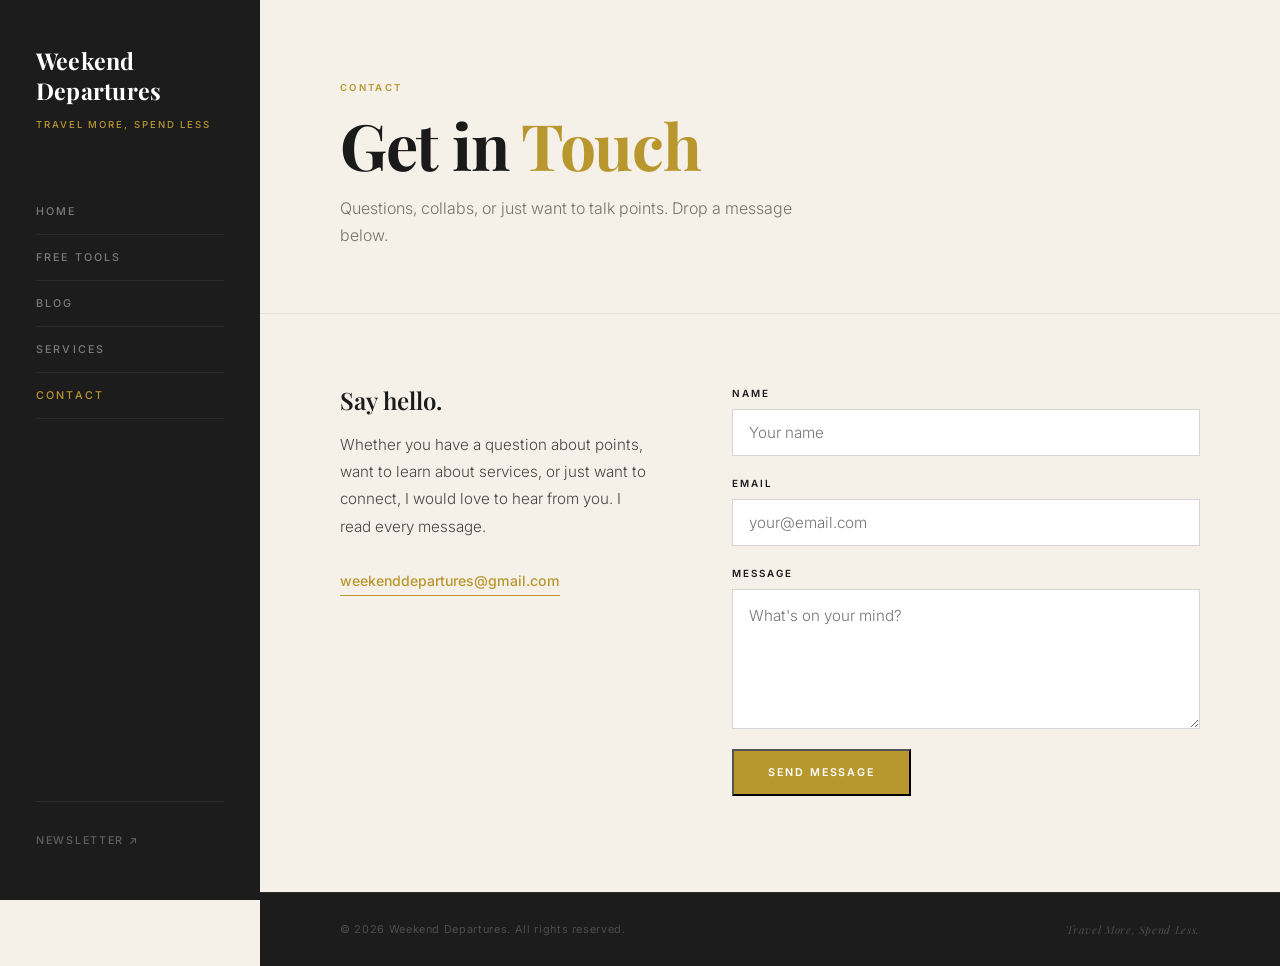
<file: contact.html>
<!DOCTYPE html>
<html lang="en">
<head>
  <meta charset="UTF-8">
  <meta name="viewport" content="width=device-width, initial-scale=1.0">
  <title>Contact — Weekend Departures</title>
  <meta name="description" content="Get in touch with Weekend Departures. Questions about points, services, or just want to say hello.">
  <link rel="preconnect" href="https://fonts.googleapis.com">
  <link rel="preconnect" href="https://fonts.gstatic.com" crossorigin>
  <link href="https://fonts.googleapis.com/css2?family=Playfair+Display:ital,wght@0,400;0,600;0,700;1,400;1,600&family=Inter:wght@300;400;500;600&display=swap" rel="stylesheet">
  <link rel="stylesheet" href="css/style.css">
</head>
<body>

  <!-- Mobile nav toggle -->
  <button class="mobile-toggle" id="navToggle" aria-label="Open navigation" aria-expanded="false">
    <span></span>
    <span></span>
    <span></span>
  </button>
  <div class="sidebar-overlay" id="sidebarOverlay"></div>

  <!-- Left Sidebar -->
  <aside class="sidebar" id="sidebar">
    <div class="sidebar-brand">
      <a href="index.html" class="brand-link">
        <span class="brand-name">Weekend<br>Departures</span>
      </a>
      <p class="brand-tagline">Travel More, Spend Less</p>
    </div>

    <nav class="sidebar-nav" aria-label="Main navigation">
      <ul>
        <li><a href="index.html" class="nav-link">Home</a></li>
        <li><a href="tools.html" class="nav-link">Free Tools</a></li>
        <li><a href="blog.html" class="nav-link">Blog</a></li>
        <li><a href="services.html" class="nav-link">Services</a></li>
        <li><a href="contact.html" class="nav-link active">Contact</a></li>
      </ul>
    </nav>

    <div class="sidebar-footer">
      <a href="https://weekenddepartures.substack.com" target="_blank" rel="noopener" class="sidebar-sub-link">Newsletter ↗</a>
    </div>
  </aside>

  <!-- Main Content -->
  <main class="main" id="main">

    <!-- Page Header -->
    <div class="page-header">
      <p class="section-label">Contact</p>
      <h1 class="page-heading">Get in <span class="accent">Touch</span></h1>
      <p class="page-sub">Questions, collabs, or just want to talk points. Drop a message below.</p>
    </div>

    <!-- Contact Section -->
    <section class="contact-section">
      <div class="contact-grid">

        <!-- Left: Info -->
        <div class="contact-info">
          <h2 class="contact-info-heading">Say hello.</h2>
          <p class="contact-info-text">Whether you have a question about points, want to learn about services, or just want to connect, I would love to hear from you. I read every message.</p>
          <a href="mailto:weekenddepartures@gmail.com" class="contact-email-link">weekenddepartures@gmail.com</a>
        </div>

        <!-- Right: Form -->
        <!-- To enable form submissions, replace the action URL with your Formspree endpoint: https://formspree.io -->
        <form action="https://formspree.io/f/xojbyyjb" method="POST" class="contact-form">
          <div class="form-group">
            <label for="name" class="form-label">Name</label>
            <input
              type="text"
              id="name"
              name="name"
              class="form-input"
              placeholder="Your name"
              required
            >
          </div>

          <div class="form-group">
            <label for="email" class="form-label">Email</label>
            <input
              type="email"
              id="email"
              name="email"
              class="form-input"
              placeholder="your@email.com"
              required
            >
          </div>

          <div class="form-group">
            <label for="message" class="form-label">Message</label>
            <textarea
              id="message"
              name="message"
              class="form-textarea"
              placeholder="What's on your mind?"
              required
            ></textarea>
          </div>

          <div>
            <button type="submit" class="btn btn-primary">Send Message</button>
          </div>
        </form>

      </div>
    </section>

    <!-- Footer -->
    <footer class="site-footer">
      <p>&copy; 2026 Weekend Departures. All rights reserved.</p>
      <p class="footer-right"><em>Travel More, Spend Less.</em></p>
    </footer>

  </main>

  <script>
    const toggle = document.getElementById('navToggle');
    const sidebar = document.getElementById('sidebar');
    const overlay = document.getElementById('sidebarOverlay');

    function openNav() {
      sidebar.classList.add('open');
      overlay.classList.add('visible');
      toggle.setAttribute('aria-expanded', 'true');
    }

    function closeNav() {
      sidebar.classList.remove('open');
      overlay.classList.remove('visible');
      toggle.setAttribute('aria-expanded', 'false');
    }

    toggle.addEventListener('click', () => {
      sidebar.classList.contains('open') ? closeNav() : openNav();
    });

    overlay.addEventListener('click', closeNav);
  </script>

</body>
</html>
</file>
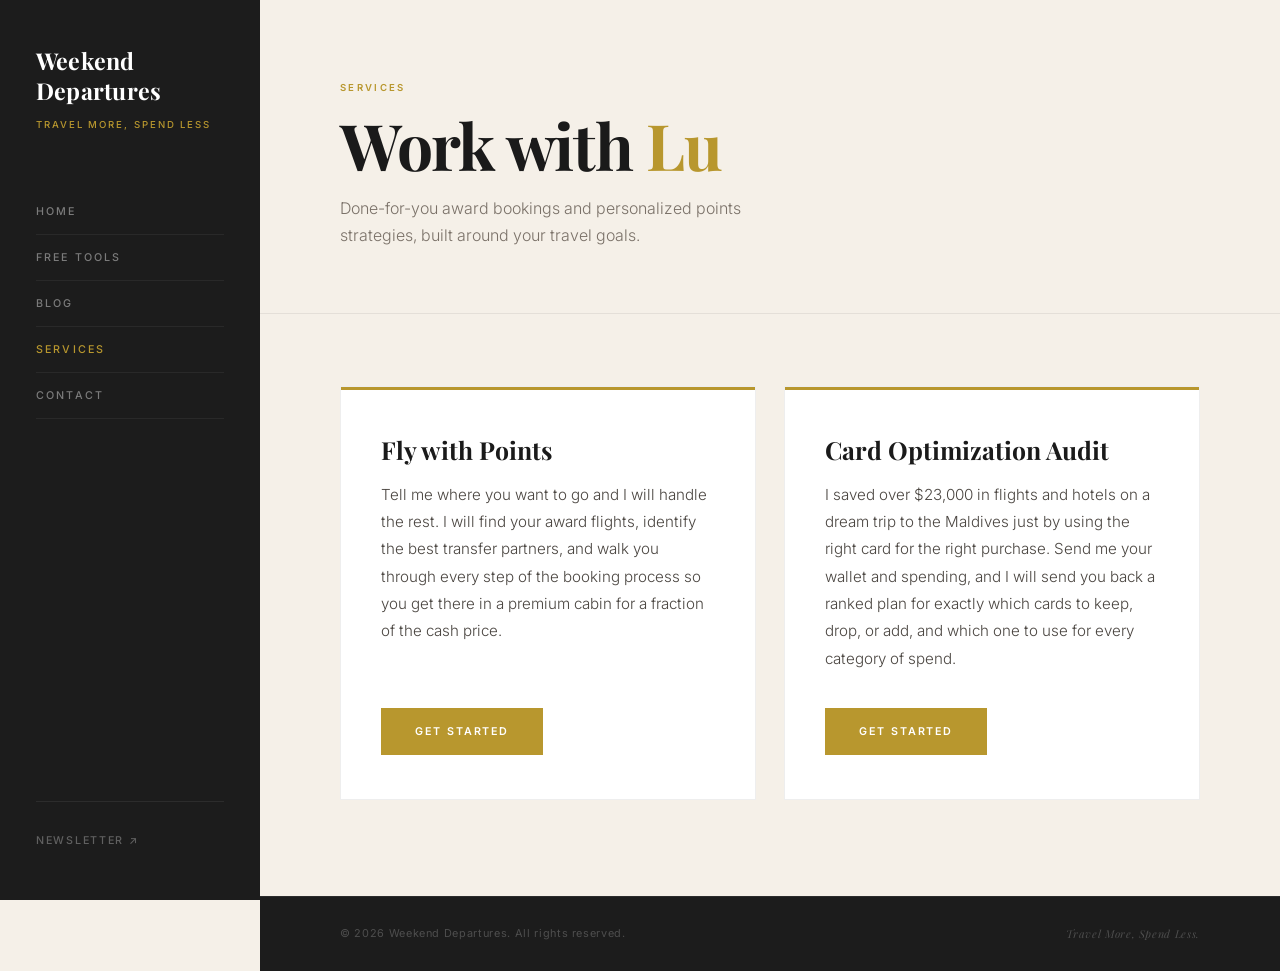
<file: services.html>
<!DOCTYPE html>
<html lang="en">
<head>
  <meta charset="UTF-8">
  <meta name="viewport" content="width=device-width, initial-scale=1.0">
  <title>Services — Weekend Departures</title>
  <meta name="description" content="Work with Lu to book award flights and build your personalized points strategy.">
  <link rel="preconnect" href="https://fonts.googleapis.com">
  <link rel="preconnect" href="https://fonts.gstatic.com" crossorigin>
  <link href="https://fonts.googleapis.com/css2?family=Playfair+Display:ital,wght@0,400;0,600;0,700;1,400;1,600&family=Inter:wght@300;400;500;600&display=swap" rel="stylesheet">
  <link rel="stylesheet" href="css/style.css">
</head>
<body>

  <!-- Mobile nav toggle -->
  <button class="mobile-toggle" id="navToggle" aria-label="Open navigation" aria-expanded="false">
    <span></span>
    <span></span>
    <span></span>
  </button>
  <div class="sidebar-overlay" id="sidebarOverlay"></div>

  <!-- Left Sidebar -->
  <aside class="sidebar" id="sidebar">
    <div class="sidebar-brand">
      <a href="index.html" class="brand-link">
        <span class="brand-name">Weekend<br>Departures</span>
      </a>
      <p class="brand-tagline">Travel More, Spend Less</p>
    </div>

    <nav class="sidebar-nav" aria-label="Main navigation">
      <ul>
        <li><a href="index.html" class="nav-link">Home</a></li>
        <li><a href="tools.html" class="nav-link">Free Tools</a></li>
        <li><a href="blog.html" class="nav-link">Blog</a></li>
        <li><a href="services.html" class="nav-link active">Services</a></li>
        <li><a href="contact.html" class="nav-link">Contact</a></li>
      </ul>
    </nav>

    <div class="sidebar-footer">
      <a href="https://weekenddepartures.substack.com" target="_blank" rel="noopener" class="sidebar-sub-link">Newsletter ↗</a>
    </div>
  </aside>

  <!-- Main Content -->
  <main class="main" id="main">

    <!-- Page Header -->
    <div class="page-header">
      <p class="section-label">Services</p>
      <h1 class="page-heading">Work with <span class="accent">Lu</span></h1>
      <p class="page-sub">Done-for-you award bookings and personalized points strategies, built around your travel goals.</p>
    </div>

    <!-- Services Grid -->
    <section class="services-section">
      <div class="services-grid">

        <!-- Service 1 -->
        <div class="service-card">
          <h2 class="service-title">Fly with Points</h2>
          <p class="service-desc">Tell me where you want to go and I will handle the rest. I will find your award flights, identify the best transfer partners, and walk you through every step of the booking process so you get there in a premium cabin for a fraction of the cash price.</p>
          <a href="https://nas.com/weekenddepartures/digital-files/-fly-with-points" target="_blank" rel="noopener" class="btn btn-primary">Get Started</a>
        </div>

        <!-- Service 2 -->
        <div class="service-card">
          <h2 class="service-title">Card Optimization Audit</h2>
          <p class="service-desc">I saved over $23,000 in flights and hotels on a dream trip to the Maldives just by using the right card for the right purchase. Send me your wallet and spending, and I will send you back a ranked plan for exactly which cards to keep, drop, or add, and which one to use for every category of spend.</p>
          <a href="https://nas.com/weekenddepartures/digital-files/-points-credit-card-strategy" target="_blank" rel="noopener" class="btn btn-primary">Get Started</a>
        </div>

      </div>
    </section>

    <!-- Footer -->
    <footer class="site-footer">
      <p>&copy; 2026 Weekend Departures. All rights reserved.</p>
      <p class="footer-right"><em>Travel More, Spend Less.</em></p>
    </footer>

  </main>

  <script>
    const toggle = document.getElementById('navToggle');
    const sidebar = document.getElementById('sidebar');
    const overlay = document.getElementById('sidebarOverlay');

    function openNav() {
      sidebar.classList.add('open');
      overlay.classList.add('visible');
      toggle.setAttribute('aria-expanded', 'true');
    }

    function closeNav() {
      sidebar.classList.remove('open');
      overlay.classList.remove('visible');
      toggle.setAttribute('aria-expanded', 'false');
    }

    toggle.addEventListener('click', () => {
      sidebar.classList.contains('open') ? closeNav() : openNav();
    });

    overlay.addEventListener('click', closeNav);
  </script>

</body>
</html>
</file>
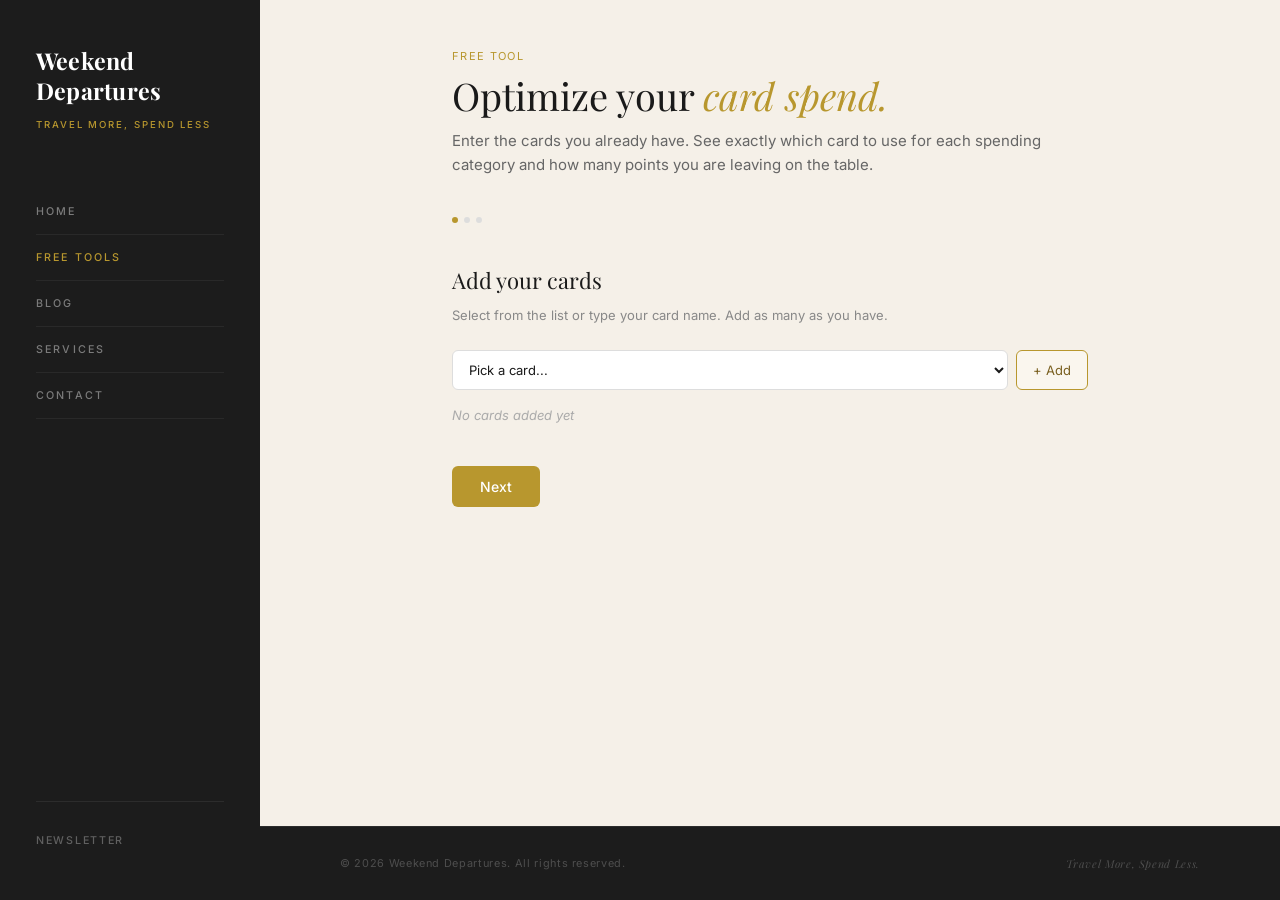
<file: spending-optimizer.html>
<!DOCTYPE html>
<html lang="en">
<head>
  <meta charset="UTF-8">
  <meta name="viewport" content="width=device-width, initial-scale=1.0">
  <title>Spending Optimizer | Weekend Departures</title>
  <meta name="description" content="Find out exactly which card to swipe for every purchase to earn the most points possible.">
  <link rel="preconnect" href="https://fonts.googleapis.com">
  <link rel="preconnect" href="https://fonts.gstatic.com" crossorigin>
  <link href="https://fonts.googleapis.com/css2?family=Playfair+Display:ital,wght@0,400;0,600;0,700;1,400;1,600&family=Inter:wght@300;400;500;600&display=swap" rel="stylesheet">
  <link rel="stylesheet" href="css/style.css">
  <style>
    /* Tool-specific styles */
    .tool-wrap { max-width: 700px; margin: 0 auto; padding: 3rem 2rem 2rem; }
    .main { display: flex; flex-direction: column; min-height: 100vh; }
    .main .tool-wrap { flex: 1; }
    .tool-header { margin-bottom: 2.5rem; }
    .tool-label { font-size: 11px; letter-spacing: 0.12em; color: #B8972E; text-transform: uppercase; margin-bottom: 0.5rem; font-family: 'Inter', sans-serif; }
    .tool-title { font-family: 'Playfair Display', serif; font-size: 38px; font-weight: 400; color: #1a1a1a; line-height: 1.15; margin-bottom: 0.75rem; }
    .tool-title .accent { color: #B8972E; font-style: italic; }
    .tool-sub { font-size: 15px; color: #666; line-height: 1.6; font-family: 'Inter', sans-serif; }
    .progress-bar { display: flex; gap: 6px; margin-bottom: 2.5rem; }
    .prog-dot { width: 6px; height: 6px; border-radius: 50%; background: #ddd; transition: background 0.2s; }
    .prog-dot.done { background: #B8972E; }
    .step { display: none; }
    .step.active { display: block; }
    .step-heading { font-family: 'Playfair Display', serif; font-size: 22px; font-weight: 400; color: #1a1a1a; margin-bottom: 0.4rem; }
    .step-sub { font-size: 13px; color: #888; margin-bottom: 1.5rem; font-family: 'Inter', sans-serif; line-height: 1.6; }
    /* Card add row */
    .add-row { display: flex; gap: 8px; margin-bottom: 12px; }
    .add-row select, .add-row input[type=text] { flex: 1; border: 0.5px solid #ddd; border-radius: 6px; padding: 10px 12px; font-size: 13px; font-family: 'Inter', sans-serif; background: #fff; color: #1a1a1a; }
    .add-row select:focus, .add-row input:focus { outline: none; border-color: #B8972E; }
    .btn-add { background: #faf6ee; color: #7a6020; border: 0.5px solid #B8972E; border-radius: 6px; padding: 10px 16px; font-size: 13px; cursor: pointer; white-space: nowrap; font-family: 'Inter', sans-serif; }
    .btn-add:hover { background: #f5eedc; }
    .tags-area { min-height: 40px; margin-bottom: 1.5rem; }
    .card-tag { display: inline-flex; align-items: center; gap: 6px; background: #f5f5f5; border: 0.5px solid #e0e0e0; border-radius: 20px; padding: 5px 12px; font-size: 12px; color: #1a1a1a; margin: 3px; font-family: 'Inter', sans-serif; }
    .card-tag button { background: none; border: none; cursor: pointer; color: #aaa; font-size: 14px; padding: 0; line-height: 1; }
    .card-tag button:hover { color: #cc3333; }
    .no-cards { font-size: 13px; color: #aaa; font-style: italic; font-family: 'Inter', sans-serif; }
    /* Spend table */
    .spend-tbl { width: 100%; border-collapse: collapse; margin-bottom: 1.5rem; }
    .spend-tbl th { font-size: 11px; text-transform: uppercase; letter-spacing: 0.08em; color: #aaa; padding: 8px 12px; text-align: left; border-bottom: 0.5px solid #eee; font-family: 'Inter', sans-serif; }
    .spend-tbl td { padding: 10px 12px; border-bottom: 0.5px solid #f0f0f0; font-size: 13px; font-family: 'Inter', sans-serif; color: #1a1a1a; }
    .spend-tbl td input[type=number] { width: 100%; border: 0.5px solid #ddd; border-radius: 6px; padding: 7px 10px; font-size: 13px; font-family: 'Inter', sans-serif; background: #fff; color: #1a1a1a; }
    .spend-tbl td input[type=number]:focus { outline: none; border-color: #B8972E; }
    .spend-tbl td select { width: 100%; border: 0.5px solid #ddd; border-radius: 6px; padding: 7px 10px; font-size: 12px; font-family: 'Inter', sans-serif; background: #fff; color: #1a1a1a; }
    .spend-tbl td select:focus { outline: none; border-color: #B8972E; }
    .cat-lbl { display: flex; align-items: center; gap: 8px; }
    .cat-dot { width: 8px; height: 8px; border-radius: 50%; background: #B8972E; flex-shrink: 0; }
    /* Buttons */
    .btn-primary { background: #B8972E; color: #fff; border: none; border-radius: 6px; padding: 12px 28px; font-size: 14px; font-weight: 500; cursor: pointer; font-family: 'Inter', sans-serif; transition: opacity 0.15s; }
    .btn-primary:hover { opacity: 0.88; }
    .btn-secondary { background: transparent; color: #888; border: 0.5px solid #ddd; border-radius: 6px; padding: 12px 20px; font-size: 14px; cursor: pointer; margin-right: 10px; font-family: 'Inter', sans-serif; }
    /* Results */
    .metrics-grid { display: grid; grid-template-columns: 1fr 1fr; gap: 12px; margin-bottom: 2rem; }
    .metric-box { background: #f9f9f9; border-radius: 8px; padding: 1rem 1.25rem; }
    .metric-box.gold { background: #faf6ee; }
    .metric-lbl { font-size: 11px; text-transform: uppercase; letter-spacing: 0.08em; color: #aaa; margin-bottom: 4px; font-family: 'Inter', sans-serif; }
    .metric-val { font-size: 24px; font-weight: 500; color: #1a1a1a; font-family: 'Inter', sans-serif; }
    .metric-box.gold .metric-val { color: #B8972E; }
    .metric-note { font-size: 12px; color: #aaa; margin-top: 2px; font-family: 'Inter', sans-serif; }
    .section-hdg { font-family: 'Playfair Display', serif; font-size: 20px; font-weight: 400; color: #1a1a1a; margin-bottom: 0.75rem; }
    .divider { border: none; border-top: 0.5px solid #eee; margin: 2rem 0; }
    /* Opt table */
    .opt-tbl { width: 100%; border-collapse: collapse; margin-bottom: 1.5rem; font-family: 'Inter', sans-serif; }
    .opt-tbl th { font-size: 11px; text-transform: uppercase; letter-spacing: 0.08em; color: #aaa; padding: 8px 10px; text-align: left; background: #f9f9f9; border-bottom: 0.5px solid #eee; }
    .opt-tbl td { padding: 10px 10px; border-bottom: 0.5px solid #f0f0f0; font-size: 13px; vertical-align: middle; }
    .opt-tbl tr:last-child td { border-bottom: none; }
    .badge-opt { display: inline-block; background: #faf6ee; color: #7a6020; border: 0.5px solid #e8d9a8; border-radius: 20px; padding: 3px 10px; font-size: 11px; font-weight: 500; }
    .badge-cur { display: inline-block; background: #f5f5f5; color: #888; border: 0.5px solid #e0e0e0; border-radius: 20px; padding: 3px 10px; font-size: 11px; }
    .gap-pill { display: inline-block; background: #faf6ee; color: #B8972E; border-radius: 20px; padding: 2px 8px; font-size: 11px; font-weight: 500; }
    .gap-zero { background: #f5f5f5; color: #aaa; border-radius: 20px; padding: 2px 8px; font-size: 11px; display: inline-block; }
    .summary-text { font-size: 14px; color: #555; line-height: 1.8; margin-bottom: 1.5rem; font-family: 'Inter', sans-serif; }
    /* Unlock box */
    .unlock-box { border: 1.5px solid #B8972E; border-radius: 10px; padding: 1.75rem; background: #faf6ee; text-align: center; margin-top: 1rem; }
    .unlock-title { font-family: 'Playfair Display', serif; font-size: 22px; font-weight: 400; color: #1a1a1a; margin-bottom: 0.4rem; }
    .unlock-sub { font-size: 13px; color: #777; margin-bottom: 1.25rem; line-height: 1.6; font-family: 'Inter', sans-serif; }
    .lock-label { font-size: 12px; color: #B8972E; font-weight: 500; margin-bottom: 10px; font-family: 'Inter', sans-serif; }
    .email-row { display: flex; gap: 8px; max-width: 380px; margin: 0 auto; }
    .email-row input[type=email] { flex: 1; border: 0.5px solid #ddd; border-radius: 6px; padding: 10px 14px; font-size: 14px; font-family: 'Inter', sans-serif; background: #fff; color: #1a1a1a; }
    .email-row input[type=email]:focus { outline: none; border-color: #B8972E; }
    .email-msg { font-size: 12px; color: #B8972E; margin-top: 8px; font-family: 'Inter', sans-serif; }
    /* Missing card reveal */
    .missing-reveal { display: none; margin-top: 1rem; }
    .missing-box { border: 1.5px solid #B8972E; border-radius: 10px; padding: 1.5rem; background: #fff; }
    .missing-label { font-size: 11px; letter-spacing: 0.1em; text-transform: uppercase; color: #B8972E; margin-bottom: 6px; font-family: 'Inter', sans-serif; }
    .missing-name { font-family: 'Playfair Display', serif; font-size: 24px; color: #1a1a1a; margin-bottom: 6px; }
    .missing-sub { font-size: 13px; color: #777; margin-bottom: 1rem; line-height: 1.6; font-family: 'Inter', sans-serif; }
    .missing-stats { display: grid; grid-template-columns: 1fr 1fr 1fr; gap: 8px; margin-bottom: 1rem; }
    .missing-stat { background: #f9f9f9; border-radius: 6px; padding: 10px 12px; }
    .missing-stat.hl { background: #faf6ee; }
    .mstat-lbl { font-size: 11px; color: #aaa; font-family: 'Inter', sans-serif; }
    .mstat-val { font-size: 15px; font-weight: 500; color: #1a1a1a; margin-top: 2px; font-family: 'Inter', sans-serif; }
    .missing-stat.hl .mstat-val { color: #B8972E; }
    .missing-why { font-size: 13px; color: #666; line-height: 1.7; background: #f9f9f9; border-radius: 6px; padding: 12px 14px; margin-bottom: 1rem; font-family: 'Inter', sans-serif; }
    .affiliate-slot { font-size: 12px; color: #aaa; border: 0.5px dashed #ddd; border-radius: 6px; padding: 10px; text-align: center; font-family: 'Inter', sans-serif; }
    .restart-btn { font-size: 12px; color: #aaa; cursor: pointer; margin-top: 1rem; display: inline-flex; align-items: center; gap: 4px; background: none; border: none; padding: 0; font-family: 'Inter', sans-serif; }
    .restart-btn:hover { color: #888; }
  </style>
</head>
<body>

  <button class="mobile-toggle" id="navToggle" aria-label="Open navigation" aria-expanded="false">
    <span></span><span></span><span></span>
  </button>
  <div class="sidebar-overlay" id="sidebarOverlay"></div>

  <aside class="sidebar" id="sidebar">
    <div class="sidebar-brand">
      <a href="index.html" class="brand-link">
        <span class="brand-name">Weekend<br>Departures</span>
      </a>
      <p class="brand-tagline">Travel More, Spend Less</p>
    </div>
    <nav class="sidebar-nav" aria-label="Main navigation">
      <ul>
        <li><a href="index.html" class="nav-link">Home</a></li>
        <li><a href="tools.html" class="nav-link active">Free Tools</a></li>
        <li><a href="blog.html" class="nav-link">Blog</a></li>
        <li><a href="services.html" class="nav-link">Services</a></li>
        <li><a href="contact.html" class="nav-link">Contact</a></li>
      </ul>
    </nav>
    <div class="sidebar-footer">
      <a href="https://weekenddepartures.substack.com" target="_blank" rel="noopener" class="sidebar-sub-link">Newsletter</a>
    </div>
  </aside>

  <main class="main" id="main">
    <div class="tool-wrap">

      <div class="tool-header">
        <p class="tool-label">Free Tool</p>
        <h1 class="tool-title">Optimize your <span class="accent">card spend.</span></h1>
        <p class="tool-sub">Enter the cards you already have. See exactly which card to use for each spending category and how many points you are leaving on the table.</p>
      </div>

      <div class="progress-bar" id="prog">
        <div class="prog-dot done" id="pd0"></div>
        <div class="prog-dot" id="pd1"></div>
        <div class="prog-dot" id="pd2"></div>
      </div>

      <!-- STEP 0: Add cards -->
      <div class="step active" id="st0">
        <h2 class="step-heading">Add your cards</h2>
        <p class="step-sub">Select from the list or type your card name. Add as many as you have.</p>
        <div class="add-row">
          <select id="card-select" style="flex:1">
            <option value="">Pick a card...</option>
            <optgroup label="Chase">
              <option>Chase Sapphire Preferred</option>
              <option>Chase Sapphire Reserve</option>
              <option>Chase Freedom Unlimited</option>
              <option>Chase Freedom Flex</option>
            </optgroup>
            <optgroup label="American Express">
              <option>Amex Gold Card</option>
              <option>Amex Platinum</option>
              <option>Amex Blue Cash Preferred</option>
            </optgroup>
            <optgroup label="Citi">
              <option>Citi Double Cash</option>
              <option>Citi Premier Card</option>
              <option>Citi Custom Cash</option>
            </optgroup>
            <optgroup label="Capital One">
              <option>Capital One Venture X</option>
              <option>Capital One Venture</option>
              <option>Capital One SavorOne</option>
            </optgroup>
            <optgroup label="Discover">
              <option>Discover it Cash Back</option>
              <option>Discover it Secured</option>
            </optgroup>
            <optgroup label="Wells Fargo">
              <option>Wells Fargo Autograph</option>
            </optgroup>
            <optgroup label="Hotel Cards">
              <option>World of Hyatt Card</option>
            </optgroup>
          </select>
          <button class="btn-add" onclick="addCard()">+ Add</button>
        </div>
        <div class="tags-area" id="tags"><span class="no-cards">No cards added yet</span></div>
        <button class="btn-primary" id="btn-next0" onclick="goStep(1)" disabled>Next</button>
      </div>

      <!-- STEP 1: Spending -->
      <div class="step" id="st1">
        <h2 class="step-heading">Your monthly spending</h2>
        <p class="step-sub">Enter your average monthly spend per category and which card you currently use for each.</p>
        <table class="spend-tbl">
          <thead>
            <tr>
              <th>Category</th>
              <th>Monthly Spend</th>
              <th>Card you use now</th>
            </tr>
          </thead>
          <tbody id="spend-tbody"></tbody>
        </table>
        <button class="btn-secondary" onclick="goStep(0)">Back</button>
        <button class="btn-primary" onclick="calcResults()">Show results</button>
      </div>

      <!-- STEP 2: Results -->
      <div class="step" id="st2">
        <h2 class="step-heading">Here is what you are <span style="color:#B8972E">leaving behind.</span></h2>
        <p class="step-sub" id="res-sub"></p>

        <div class="metrics-grid" id="metrics"></div>

        <div class="divider"></div>
        <p class="section-hdg">Category by category breakdown</p>
        <table class="opt-tbl">
          <thead>
            <tr>
              <th>Category</th>
              <th>Spend</th>
              <th>Current card</th>
              <th>Best card</th>
              <th>Points/yr</th>
              <th>Cash value/yr</th>
              <th>Gap</th>
            </tr>
          </thead>
          <tbody id="opt-tbody"></tbody>
        </table>

        <div class="divider"></div>
        <p class="section-hdg">Summary</p>
        <div class="summary-text" id="summary"></div>

        <div class="divider"></div>

        <div class="unlock-box" id="unlock-box" style="text-align:center;">
          <p class="unlock-title">Want more travel tips and deals?</p>
          <p class="unlock-sub">Join the Weekend Departures newsletter for weekly points tips, deal alerts, and trip inspiration.</p>
          <a href="https://weekenddepartures.substack.com/subscribe" target="_blank" class="btn-primary" style="display:inline-block;text-decoration:none;margin-top:0.5rem;">Subscribe on Substack</a>
        </div>

        <div class="missing-reveal" id="missing-reveal"></div>

        <button class="restart-btn" onclick="restart()">&#8635; Start over</button>
      </div>

    </div>

    <footer class="site-footer">
      <p>&copy; 2026 Weekend Departures. All rights reserved.</p>
      <p class="footer-right"><em>Travel More, Spend Less.</em></p>
    </footer>
  </main>

  <script>
    const cardRates = {
      "Chase Sapphire Preferred":   {dining:3,travel:5,groceries:3,gas:2,shopping:1,subscriptions:3,airlines:2,hotels:2,base:1},
      "Chase Sapphire Reserve":     {dining:3,travel:10,groceries:1,gas:1,shopping:1,subscriptions:1,airlines:3,hotels:3,base:1},
      "Chase Freedom Unlimited":    {dining:3,travel:5,groceries:1.5,gas:1.5,shopping:1.5,subscriptions:1.5,airlines:1.5,hotels:1.5,base:1.5},
      "Chase Freedom Flex":         {dining:3,travel:5,groceries:5,gas:5,shopping:5,subscriptions:1,airlines:1,hotels:1,base:1},
      "Amex Gold Card":             {dining:4,travel:3,groceries:4,gas:1,shopping:1,subscriptions:1,airlines:1,hotels:1,base:1},
      "Amex Platinum":              {dining:1,travel:5,groceries:1,gas:1,shopping:1,subscriptions:1,airlines:5,hotels:1,base:1},
      "Amex Blue Cash Preferred":   {dining:1,travel:3,groceries:6,gas:3,shopping:1,subscriptions:6,airlines:1,hotels:1,base:1},
      "Citi Double Cash":           {dining:2,travel:2,groceries:2,gas:2,shopping:2,subscriptions:2,airlines:2,hotels:2,base:2},
      "Citi Premier Card":          {dining:3,travel:3,groceries:3,gas:3,shopping:1,subscriptions:1,airlines:1,hotels:3,base:1},
      "Citi Custom Cash":           {dining:5,travel:5,groceries:5,gas:5,shopping:5,subscriptions:5,airlines:1,hotels:1,base:1},
      "Capital One Venture X":      {dining:2,travel:10,groceries:2,gas:2,shopping:2,subscriptions:2,airlines:5,hotels:5,base:2},
      "Capital One Venture":        {dining:2,travel:5,groceries:2,gas:2,shopping:2,subscriptions:2,airlines:2,hotels:2,base:2},
      "Capital One SavorOne":       {dining:3,travel:5,groceries:3,gas:1,shopping:1,subscriptions:3,airlines:1,hotels:1,base:1},
      "Discover it Cash Back":      {dining:5,travel:1,groceries:5,gas:5,shopping:5,subscriptions:1,airlines:1,hotels:1,base:1},
      "Discover it Secured":        {dining:2,travel:1,groceries:2,gas:2,shopping:1,subscriptions:1,airlines:1,hotels:1,base:1},
      "Wells Fargo Autograph":      {dining:3,travel:3,groceries:1,gas:3,shopping:3,subscriptions:3,airlines:1,hotels:1,base:1},
      "World of Hyatt Card":        {dining:2,travel:2,groceries:1,gas:1,shopping:1,subscriptions:1,airlines:1,hotels:4,base:1}
    };

    const allCards = Object.keys(cardRates);
    const cats = [
      {key:'dining',label:'Dining'},
      {key:'groceries',label:'Groceries'},
      {key:'travel',label:'Travel'},
      {key:'gas',label:'Gas'},
      {key:'shopping',label:'Shopping'},
      {key:'subscriptions',label:'Subscriptions'},
      {key:'airlines',label:'Airlines'},
      {key:'hotels',label:'Hotels'}
    ];

    const CPP = 0.015;
    let myCards = [], spendData = {}, missingCard = null;

    function syncInput() {}
    function syncSelect() {}

    function addCard() {
      const v = document.getElementById('card-select').value;
      if (!v || myCards.includes(v)) return;
      myCards.push(v);
      renderTags();
      document.getElementById('card-select').value = '';
      document.getElementById('btn-next0').disabled = false;
    }

    function removeCard(n) {
      myCards = myCards.filter(c => c !== n);
      renderTags();
      if (!myCards.length) {
        document.getElementById('btn-next0').disabled = true;
        document.getElementById('tags').innerHTML = '<span class="no-cards">No cards added yet</span>';
      }
    }

    function renderTags() {
      const el = document.getElementById('tags');
      if (!myCards.length) { el.innerHTML = '<span class="no-cards">No cards added yet</span>'; return; }
      el.innerHTML = myCards.map(c => `<span class="card-tag">${c}<button onclick="removeCard('${c.replace(/'/g,"\\'")}')">x</button></span>`).join('');
    }

    function buildSpendTable() {
      const opts = ['None', ...myCards].map(c => `<option>${c}</option>`).join('');
      document.getElementById('spend-tbody').innerHTML = cats.map(cat => `
        <tr>
          <td><div class="cat-lbl"><span class="cat-dot"></span>${cat.label}</div></td>
          <td><input type="number" min="0" step="25" value="${spendData[cat.key]?.spend||0}" onchange="spendData['${cat.key}']={...(spendData['${cat.key}']||{}),spend:parseInt(this.value)||0}" /></td>
          <td><select onchange="spendData['${cat.key}']={...(spendData['${cat.key}']||{}),card:this.value}">${opts}</select></td>
        </tr>`).join('');
    }

    function getRate(card, key) { const r = cardRates[card]; return r ? (r[key]||r.base||1) : 1; }
    function bestOwned(key) {
      let b = {card:myCards[0]||'',rate:0};
      myCards.forEach(c => { const r=getRate(c,key); if(r>b.rate) b={card:c,rate:r}; });
      return b;
    }

    function findMissing() {
      const notOwned = allCards.filter(c => !myCards.includes(c));
      let best = {card:'',extra:0,breakdown:[]};
      notOwned.forEach(candidate => {
        let extra=0; const bd=[];
        cats.forEach(cat => {
          const spend=spendData[cat.key]?.spend||0; if(!spend) return;
          const cur=bestOwned(cat.key); const cr=getRate(candidate,cat.key);
          if(cr>cur.rate){const g=(cr-cur.rate)*spend*12; extra+=g; bd.push({cat:cat.label,gain:Math.round(g),cr,curRate:cur.rate,spend});}
        });
        if(extra>best.extra) best={card:candidate,extra:Math.round(extra),breakdown:bd};
      });
      return best;
    }

    function calcResults() {
      cats.forEach(cat => { if(!spendData[cat.key]) spendData[cat.key]={spend:0,card:'None'}; });
      let cur=0, opt=0; const rows=[];
      cats.forEach(cat => {
        const spend=spendData[cat.key]?.spend||0; if(!spend) return;
        const curCard=spendData[cat.key]?.card||'None';
        const best=bestOwned(cat.key);
        const curRate=curCard==='None'?1:getRate(curCard,cat.key);
        const curYr=Math.round(spend*curRate*12); const optYr=Math.round(spend*best.rate*12);
        cur+=curYr; opt+=optYr;
        rows.push({cat,spend,curCard,curRate,bestCard:best.card,bestRate:best.rate,curYr,optYr,gap:optYr-curYr});
      });
      const gap=opt-cur;
      document.getElementById('res-sub').textContent='Based on your current card usage vs your optimized wallet.';
      document.getElementById('metrics').innerHTML=`
        <div class="metric-box"><div class="metric-lbl">Points earned now (annual)</div><div class="metric-val">${cur.toLocaleString()}</div><div class="metric-note">~$${Math.round(cur*CPP).toLocaleString()} cash value</div></div>
        <div class="metric-box gold"><div class="metric-lbl">Optimized potential (annual)</div><div class="metric-val">${opt.toLocaleString()}</div><div class="metric-note">~$${Math.round(opt*CPP).toLocaleString()} cash value</div></div>
        <div class="metric-box"><div class="metric-lbl">Points left on table</div><div class="metric-val">${gap.toLocaleString()}</div><div class="metric-note">From suboptimal card use</div></div>
        <div class="metric-box gold"><div class="metric-lbl">Extra cash value available</div><div class="metric-val">$${Math.round(gap*CPP).toLocaleString()}</div><div class="metric-note">By switching to right card</div></div>`;
      const tbody=document.getElementById('opt-tbody'); tbody.innerHTML='';
      rows.forEach(r=>{
        const ok=r.curCard===r.bestCard||r.curRate>=r.bestRate;
        tbody.innerHTML+=`<tr>
          <td>${r.cat.label}</td>
          <td>$${r.spend.toLocaleString()}/mo</td>
          <td><span class="badge-cur">${r.curCard==='None'?'No card':r.curCard} (${r.curRate}x)</span></td>
          <td><span class="badge-opt">${r.bestCard} (${r.bestRate}x)</span></td>
          <td>${r.optYr.toLocaleString()} pts<br><span style="font-size:11px;color:#aaa">vs ${r.curYr.toLocaleString()} now</span></td>
          <td>$${Math.round(r.optYr*CPP).toLocaleString()}/yr<br><span style="font-size:11px;color:#aaa">vs $${Math.round(r.curYr*CPP).toLocaleString()} now</span></td>
          <td>${ok?'<span class="gap-zero">Optimal</span>':'<span class="gap-pill">+'+r.gap.toLocaleString()+' pts</span>'}</td>
        </tr>`;
      });
      const top=[...rows].sort((a,b)=>b.gap-a.gap).slice(0,3).filter(r=>r.gap>0);
      let s=`With your current setup you are earning <strong>${cur.toLocaleString()} points per year</strong>, worth about <strong>$${Math.round(cur*CPP).toLocaleString()}</strong>. By switching to the right card for each category, you could earn <strong>${opt.toLocaleString()} points</strong>, worth about <strong>$${Math.round(opt*CPP).toLocaleString()}</strong>.`;
      if(top.length) s+='<br><br>Your biggest opportunities: '+top.map(r=>`use your <strong>${r.bestCard}</strong> for ${r.cat.label} to earn ${r.bestRate}x instead of ${r.curRate}x (+${r.gap.toLocaleString()} pts/yr)`).join(', ')+'.';
      document.getElementById('summary').innerHTML=s;
      missingCard=findMissing();
      revealMissing();
      goStep(2);
    }

    function submitAndRevealOptimizer() {
      const email = document.getElementById('email-in').value.trim();
      if (!email || !email.includes('@')) {
        document.getElementById('email-msg').textContent = 'Please enter a valid email.';
        return;
      }
      document.getElementById('unlock-box').style.display = 'none';
      revealMissing();
      window.open('https://weekenddepartures.substack.com/subscribe?email=' + encodeURIComponent(email), '_blank');
    }

    function revealAfterSubscribe() {
      document.getElementById('unlock-box').style.display='none';
      revealMissing();
    }

    function revealMissing() {
      const el=document.getElementById('missing-reveal');
      if(!missingCard||!missingCard.card){
        el.style.display='block';
        el.innerHTML='<p style="font-size:14px;color:#777;padding:1rem 0;font-family:Inter,sans-serif;">Your current card setup is already well optimized for your spending.</p>';
        return;
      }
      const d=missingCard; const extraCash=Math.round(d.extra*CPP);
      const top=d.breakdown.sort((a,b)=>b.gain-a.gain).slice(0,3);
      el.style.display='block';
      el.innerHTML=`<div class="missing-box">
        <div class="missing-label">This is the card you should be using</div>
        <div class="missing-name">${d.card}</div>
        <div class="missing-sub">Based on your spending, this is the card you do not have that would earn you the most additional points. Here is exactly why it works for your wallet.</div>
        <div class="missing-stats">
          <div class="missing-stat hl"><div class="mstat-lbl">Extra pts/yr</div><div class="mstat-val">+${d.extra.toLocaleString()}</div></div>
          <div class="missing-stat hl"><div class="mstat-lbl">Extra cash value</div><div class="mstat-val">+$${extraCash.toLocaleString()}</div></div>
          <div class="missing-stat"><div class="mstat-lbl">Best category</div><div class="mstat-val">${top[0]?.cat||'Mixed'}</div></div>
        </div>
        <div class="missing-why"><strong>Why this card for your spending:</strong><br>${top.map(c=>`${c.cat}: earns ${c.cr}x vs your current ${c.curRate}x, adding ${c.gain.toLocaleString()} pts/yr on your $${c.spend.toLocaleString()}/mo spend`).join('<br>')}</div>
        <div class="affiliate-slot">Apply link coming soon</div>
      </div>`;
    }

    function goStep(n) {
      document.querySelectorAll('.step').forEach(s=>s.classList.remove('active'));
      document.getElementById('st'+n).classList.add('active');
      for(let i=0;i<=2;i++) document.getElementById('pd'+i).classList.toggle('done',i<=n);
      if(n===1) buildSpendTable();
    }

    function restart() {
      myCards=[];spendData={};missingCard=null;
      renderTags();
      document.getElementById('btn-next0').disabled=true;
      document.getElementById('unlock-box').style.display='block';
      document.getElementById('missing-reveal').style.display='none';
      document.getElementById('email-in').value='';
      document.getElementById('email-msg').textContent='';
      goStep(0);
    }

    // Mobile nav
    const toggle=document.getElementById('navToggle');
    const sidebar=document.getElementById('sidebar');
    const overlay=document.getElementById('sidebarOverlay');
    function openNav(){sidebar.classList.add('open');overlay.classList.add('visible');toggle.setAttribute('aria-expanded','true');}
    function closeNav(){sidebar.classList.remove('open');overlay.classList.remove('visible');toggle.setAttribute('aria-expanded','false');}
    toggle.addEventListener('click',()=>sidebar.classList.contains('open')?closeNav():openNav());
    overlay.addEventListener('click',closeNav);
  </script>

</body>
</html>
</file>
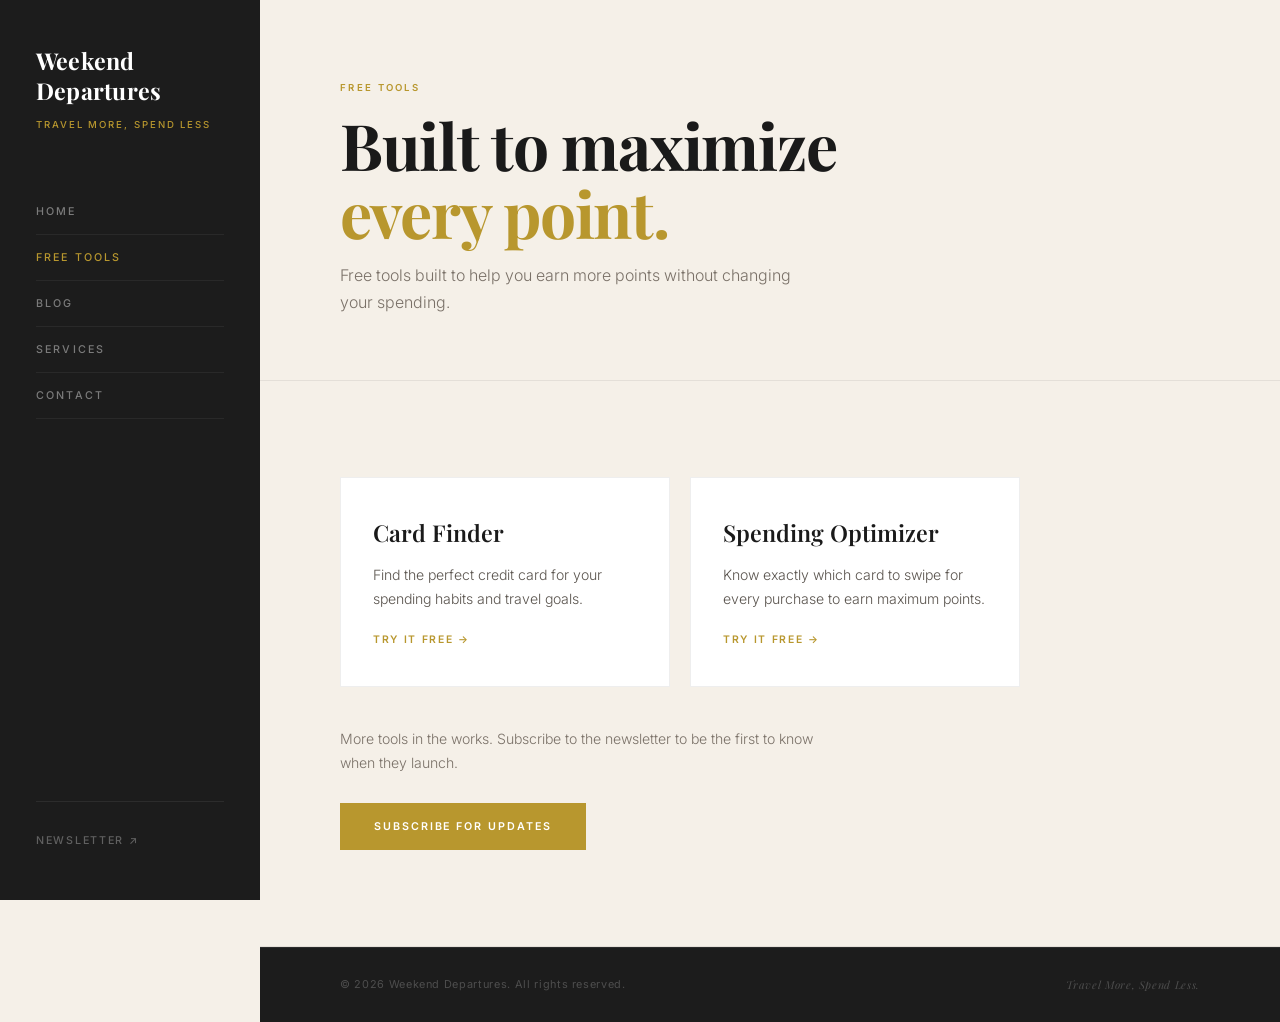
<file: tools.html>
<!DOCTYPE html>
<html lang="en">
<head>
  <meta charset="UTF-8">
  <meta name="viewport" content="width=device-width, initial-scale=1.0">
  <title>Free Tools — Weekend Departures</title>
  <meta name="description" content="Free tools to help you earn more points and find the perfect credit card for your travel goals.">
  <link rel="preconnect" href="https://fonts.googleapis.com">
  <link rel="preconnect" href="https://fonts.gstatic.com" crossorigin>
  <link href="https://fonts.googleapis.com/css2?family=Playfair+Display:ital,wght@0,400;0,600;0,700;1,400;1,600&family=Inter:wght@300;400;500;600&display=swap" rel="stylesheet">
  <link rel="stylesheet" href="css/style.css">
  <style>
    .tool-card-link { display: block; }
  </style>
</head>
<body>

  <!-- Mobile nav toggle -->
  <button class="mobile-toggle" id="navToggle" aria-label="Open navigation" aria-expanded="false">
    <span></span>
    <span></span>
    <span></span>
  </button>
  <div class="sidebar-overlay" id="sidebarOverlay"></div>

  <!-- Left Sidebar -->
  <aside class="sidebar" id="sidebar">
    <div class="sidebar-brand">
      <a href="index.html" class="brand-link">
        <span class="brand-name">Weekend<br>Departures</span>
      </a>
      <p class="brand-tagline">Travel More, Spend Less</p>
    </div>

    <nav class="sidebar-nav" aria-label="Main navigation">
      <ul>
        <li><a href="index.html" class="nav-link">Home</a></li>
        <li><a href="tools.html" class="nav-link active">Free Tools</a></li>
        <li><a href="blog.html" class="nav-link">Blog</a></li>
        <li><a href="services.html" class="nav-link">Services</a></li>
        <li><a href="contact.html" class="nav-link">Contact</a></li>
      </ul>
    </nav>

    <div class="sidebar-footer">
      <a href="https://weekenddepartures.substack.com" target="_blank" rel="noopener" class="sidebar-sub-link">Newsletter ↗</a>
    </div>
  </aside>

  <!-- Main Content -->
  <main class="main" id="main">

    <!-- Page Header -->
    <div class="page-header">
      <p class="section-label">Free Tools</p>
      <h1 class="page-heading">Built to maximize<br><span class="accent">every point.</span></h1>
      <p class="page-sub">Free tools built to help you earn more points without changing your spending.</p>
    </div>

    <!-- Tools -->
    <section class="tools-page-section">
      <div class="content-block">
        <div class="tools-grid">

          <!-- Card Finder -->
          <a href="card-finder.html" class="tool-card tool-card-link">
            <h2 class="tool-name">Card Finder</h2>
            <p class="tool-desc">Find the perfect credit card for your spending habits and travel goals.</p>
            <span class="card-read" style="margin-top:20px;display:inline-flex;align-items:center;gap:5px;">Try it free &rarr;</span>
          </a>

          <!-- Spending Optimizer -->
          <a href="spending-optimizer.html" class="tool-card tool-card-link">
            <h2 class="tool-name">Spending Optimizer</h2>
            <p class="tool-desc">Know exactly which card to swipe for every purchase to earn maximum points.</p>
            <span class="card-read" style="margin-top:20px;display:inline-flex;align-items:center;gap:5px;">Try it free &rarr;</span>
          </a>

        </div>

        <p class="tools-note">More tools in the works. Subscribe to the newsletter to be the first to know when they launch.</p>
        <a href="https://weekenddepartures.substack.com" target="_blank" rel="noopener" class="btn btn-primary">Subscribe for Updates</a>
      </div>
    </section>

    <!-- Footer -->
    <footer class="site-footer">
      <p>&copy; 2026 Weekend Departures. All rights reserved.</p>
      <p class="footer-right"><em>Travel More, Spend Less.</em></p>
    </footer>

  </main>

  <script>
    const toggle = document.getElementById('navToggle');
    const sidebar = document.getElementById('sidebar');
    const overlay = document.getElementById('sidebarOverlay');

    function openNav() {
      sidebar.classList.add('open');
      overlay.classList.add('visible');
      toggle.setAttribute('aria-expanded', 'true');
    }

    function closeNav() {
      sidebar.classList.remove('open');
      overlay.classList.remove('visible');
      toggle.setAttribute('aria-expanded', 'false');
    }

    toggle.addEventListener('click', () => {
      sidebar.classList.contains('open') ? closeNav() : openNav();
    });

    overlay.addEventListener('click', closeNav);
  </script>

</body>
</html>
</file>
<file: css/style.css>
/* ==============================================
   WEEKEND DEPARTURES — Main Stylesheet
   ============================================== */

/* --- Reset & Base --- */
*, *::before, *::after {
  box-sizing: border-box;
  margin: 0;
  padding: 0;
}

:root {
  --bg:           #F5F0E8;
  --text:         #1a1a1a;
  --gold:         #B8972E;
  --gold-tint:    rgba(184, 151, 46, 0.06);
  --charcoal:     #1C1C1C;
  --charcoal-mid: #272727;
  --muted:        #7a7168;
  --sidebar-w:    260px;
  --serif:        'Playfair Display', Georgia, 'Times New Roman', serif;
  --sans:         'Inter', system-ui, -apple-system, sans-serif;
  --ease:         0.25s ease;
}

html {
  font-size: 16px;
  scroll-behavior: smooth;
}

body {
  font-family: var(--sans);
  background: var(--bg);
  color: var(--text);
  line-height: 1.6;
  -webkit-font-smoothing: antialiased;
}

a {
  color: inherit;
  text-decoration: none;
}

img {
  display: block;
  max-width: 100%;
}

/* ==============================================
   SIDEBAR
   ============================================== */
.sidebar {
  position: fixed;
  top: 0;
  left: 0;
  width: var(--sidebar-w);
  height: 100vh;
  background: var(--charcoal);
  display: flex;
  flex-direction: column;
  padding: 48px 36px;
  z-index: 500;
  overflow-y: auto;
}

.sidebar-brand {
  padding-bottom: 0;
}

.brand-link {
  display: block;
  margin-bottom: 10px;
}

.brand-name {
  font-family: var(--serif);
  font-size: 1.45rem;
  font-weight: 700;
  color: #fff;
  line-height: 1.15;
  letter-spacing: 0.01em;
}

.brand-tagline {
  font-size: 0.6rem;
  letter-spacing: 0.2em;
  text-transform: uppercase;
  color: var(--gold);
  font-weight: 500;
}

.sidebar-nav {
  margin-top: 56px;
  flex: 1;
}

.sidebar-nav ul {
  list-style: none;
}

.sidebar-nav li {
  border-bottom: 1px solid rgba(255, 255, 255, 0.06);
}

.nav-link {
  display: block;
  font-size: 0.67rem;
  font-weight: 500;
  letter-spacing: 0.2em;
  text-transform: uppercase;
  color: rgba(255, 255, 255, 0.42);
  padding: 14px 0;
  transition: color var(--ease);
}

.nav-link:hover {
  color: rgba(255, 255, 255, 0.85);
}

.nav-link.active {
  color: var(--gold);
}

.sidebar-footer {
  margin-top: 48px;
  padding-top: 24px;
  border-top: 1px solid rgba(255, 255, 255, 0.07);
}

.sidebar-sub-link {
  font-size: 0.67rem;
  letter-spacing: 0.16em;
  text-transform: uppercase;
  color: rgba(255, 255, 255, 0.3);
  font-weight: 500;
  transition: color var(--ease);
}

.sidebar-sub-link:hover {
  color: var(--gold);
}

/* Overlay (mobile) */
.sidebar-overlay {
  display: none;
  position: fixed;
  inset: 0;
  background: rgba(0, 0, 0, 0.55);
  z-index: 400;
  opacity: 0;
  transition: opacity var(--ease);
  pointer-events: none;
}

.sidebar-overlay.visible {
  opacity: 1;
  pointer-events: all;
}

/* ==============================================
   MOBILE TOGGLE
   ============================================== */
.mobile-toggle {
  display: none;
  position: fixed;
  top: 20px;
  left: 20px;
  z-index: 600;
  background: var(--charcoal);
  border: none;
  cursor: pointer;
  padding: 10px 11px;
  flex-direction: column;
  gap: 5px;
}

.mobile-toggle span {
  display: block;
  width: 22px;
  height: 1.5px;
  background: #fff;
  transition: transform var(--ease), opacity var(--ease);
}

/* ==============================================
   MAIN CONTENT
   ============================================== */
.main {
  margin-left: var(--sidebar-w);
  min-height: 100vh;
}

/* --- Shared utilities --- */
.eyebrow {
  font-size: 0.63rem;
  letter-spacing: 0.24em;
  text-transform: uppercase;
  font-weight: 600;
  color: var(--gold);
  display: flex;
  align-items: center;
  gap: 12px;
  margin-bottom: 24px;
}

.eyebrow::before {
  display: none;
}

.eyebrow-center {
  justify-content: center;
}

.eyebrow-light {
  color: rgba(255, 255, 255, 0.4);
  justify-content: center;
}

.eyebrow-light::before {
  display: none;
}

.section-label {
  font-size: 0.6rem;
  letter-spacing: 0.24em;
  text-transform: uppercase;
  font-weight: 600;
  color: var(--gold);
  display: flex;
  align-items: center;
  gap: 10px;
  margin-bottom: 16px;
}

.section-label::before {
  display: none;
}

.section-label-center {
  justify-content: center;
}

.section-label-light {
  color: rgba(255, 255, 255, 0.45);
  justify-content: center;
}

.section-label-light::before {
  background: rgba(255, 255, 255, 0.25);
}

.section-heading {
  font-family: var(--serif);
  font-size: clamp(2rem, 3.5vw, 3rem);
  font-weight: 700;
  line-height: 1.1;
  margin-bottom: 20px;
}

.section-heading-light {
  color: #fff;
}

.accent {
  color: var(--gold);
}

.section-sub {
  font-size: 0.92rem;
  color: var(--muted);
  font-weight: 300;
  margin-bottom: 44px;
}

.content-block {
  padding: 96px 80px;
  max-width: 900px;
}

.text-link {
  display: inline-flex;
  align-items: center;
  gap: 6px;
  font-size: 0.7rem;
  font-weight: 600;
  letter-spacing: 0.14em;
  text-transform: uppercase;
  color: var(--gold);
  transition: gap var(--ease);
}

.text-link:hover {
  gap: 10px;
}

/* ==============================================
   BUTTONS
   ============================================== */
.btn {
  display: inline-block;
  font-family: var(--sans);
  font-size: 0.67rem;
  font-weight: 600;
  letter-spacing: 0.18em;
  text-transform: uppercase;
  padding: 15px 34px;
  transition: all var(--ease);
  cursor: pointer;
}

.btn-primary {
  background: var(--gold);
  color: #fff;
}

.btn-primary:hover {
  background: #9c7e26;
  transform: translateY(-1px);
}

.btn-ghost {
  background: transparent;
  color: var(--text);
  padding: 15px 0;
  letter-spacing: 0.12em;
}

.btn-ghost:hover {
  color: var(--gold);
}

.btn-outline {
  background: transparent;
  border: 1.5px solid var(--text);
  color: var(--text);
  padding: 15px 38px;
}

.btn-outline:hover {
  background: var(--text);
  color: var(--bg);
}

.btn-outline-light {
  display: inline-block;
  background: transparent;
  border: 1.5px solid rgba(255, 255, 255, 0.55);
  color: #fff;
  font-family: var(--sans);
  font-size: 0.67rem;
  font-weight: 600;
  letter-spacing: 0.18em;
  text-transform: uppercase;
  padding: 15px 38px;
  transition: all var(--ease);
}

.btn-outline-light:hover {
  background: #fff;
  border-color: #fff;
  color: var(--text);
}

/* ==============================================
   HERO
   ============================================== */
.hero {
  position: relative;
  min-height: 100vh;
  display: flex;
  align-items: center;
  overflow: hidden;
  border-bottom: 1px solid rgba(26, 26, 26, 0.09);
}

@keyframes fadeUp {
  from { opacity: 0; transform: translateY(22px); }
  to   { opacity: 1; transform: translateY(0); }
}

.hero-inner {
  position: relative;
  z-index: 2;
  padding: 80px;
  max-width: 780px;
  animation: fadeUp 0.9s cubic-bezier(0.22, 1, 0.36, 1) both;
}

.hero-headline {
  font-family: var(--serif);
  font-size: clamp(4rem, 7.5vw, 7rem);
  font-weight: 700;
  line-height: 1;
  letter-spacing: -0.02em;
  color: var(--text);
  margin-bottom: 30px;
}

.hero-body {
  font-size: 1.05rem;
  font-weight: 300;
  color: #4a4540;
  line-height: 1.78;
  max-width: 500px;
  margin-bottom: 48px;
}

.hero-actions {
  display: flex;
  align-items: center;
  gap: 28px;
  flex-wrap: wrap;
}

/* Decorative background monogram */
.hero-deco {
  position: absolute;
  right: -20px;
  bottom: -80px;
  font-family: var(--serif);
  font-size: clamp(200px, 28vw, 400px);
  font-weight: 700;
  color: rgba(184, 151, 46, 0.055);
  line-height: 1;
  letter-spacing: -0.05em;
  user-select: none;
  pointer-events: none;
  z-index: 1;
}

/* ==============================================
   QUOTE BAND
   ============================================== */
.quote-band {
  background: var(--charcoal);
  padding: 80px;
  display: flex;
  justify-content: center;
  align-items: center;
  text-align: center;
}

.quote-wrap {
  max-width: 680px;
}

.quote-mark {
  font-family: var(--serif);
  font-size: 2.2rem;
  font-weight: 300;
  color: var(--gold);
  opacity: 0.55;
  display: inline;
  line-height: 1;
  margin-right: 3px;
  vertical-align: -0.05em;
}

blockquote {
  font-family: var(--serif);
  font-size: clamp(1.3rem, 2.4vw, 1.85rem);
  font-style: italic;
  font-weight: 400;
  color: rgba(255, 255, 255, 0.88);
  line-height: 1.55;
  quotes: none;
}

/* ==============================================
   ABOUT SECTION
   ============================================== */
.about-section {
  border-bottom: 1px solid rgba(26, 26, 26, 0.08);
}

.about-grid {
  display: grid;
  grid-template-columns: 1fr 340px;
  gap: 72px;
  align-items: center;
  padding: 96px 80px;
}

.about-text {
  display: flex;
  flex-direction: column;
  gap: 20px;
}

.about-text p {
  font-size: 1.05rem;
  font-weight: 300;
  color: #3d3830;
  line-height: 1.82;
}

.about-text em {
  font-style: italic;
  font-family: var(--serif);
  color: var(--text);
}

.about-photo-side {
  flex-shrink: 0;
}

.about-photo {
  width: 100%;
  height: 500px;
  object-fit: cover;
  object-position: center 12%;
  display: block;
}

/* ==============================================
   TOOLS SECTION
   ============================================== */
.tools-section {
  background: var(--gold-tint);
  border-bottom: 1px solid rgba(26, 26, 26, 0.08);
}

.tools-grid {
  display: grid;
  grid-template-columns: repeat(2, 1fr);
  gap: 20px;
  max-width: 680px;
  margin-bottom: 40px;
}

.tool-card {
  background: #fff;
  border: 1px solid rgba(26, 26, 26, 0.07);
  padding: 36px 32px;
  transition: transform var(--ease), box-shadow var(--ease);
}

.tool-card:hover {
  transform: translateY(-3px);
  box-shadow: 0 14px 44px rgba(0, 0, 0, 0.07);
}

.tool-badge {
  display: inline-block;
  font-size: 0.55rem;
  letter-spacing: 0.22em;
  text-transform: uppercase;
  font-weight: 700;
  color: var(--gold);
  border: 1px solid var(--gold);
  padding: 4px 10px;
  margin-bottom: 20px;
}

.tool-name {
  font-family: var(--serif);
  font-size: 1.45rem;
  font-weight: 600;
  margin-bottom: 12px;
  color: var(--text);
}

.tool-desc {
  font-size: 0.88rem;
  font-weight: 300;
  color: #5a544e;
  line-height: 1.72;
}

/* ==============================================
   INSTAGRAM SECTION
   ============================================== */
.ig-section {
  background: var(--charcoal);
  padding: 100px 80px;
  text-align: center;
}

.ig-inner {
  max-width: 600px;
  margin: 0 auto;
}

.ig-heading {
  font-family: var(--serif);
  font-size: clamp(1.8rem, 3vw, 2.6rem);
  font-weight: 600;
  color: #fff;
  line-height: 1.22;
  margin-bottom: 40px;
}

/* ==============================================
   NEWSLETTER SECTION
   ============================================== */
.newsletter-section {
  background: var(--bg);
  border-top: 1px solid rgba(26, 26, 26, 0.09);
  padding: 100px 80px;
  text-align: center;
}

.newsletter-inner {
  max-width: 560px;
  margin: 0 auto;
}

.newsletter-body {
  font-size: 1rem;
  font-weight: 300;
  color: var(--muted);
  line-height: 1.78;
  margin-bottom: 40px;
}

/* ==============================================
   FOOTER
   ============================================== */
.site-footer {
  background: var(--charcoal);
  border-top: 1px solid rgba(255, 255, 255, 0.07);
  padding: 28px 80px;
  display: flex;
  justify-content: space-between;
  align-items: center;
}

.site-footer p {
  font-size: 0.68rem;
  letter-spacing: 0.06em;
  color: rgba(255, 255, 255, 0.22);
}

.footer-right {
  font-family: var(--serif);
  font-style: italic;
}

/* ==============================================
   PAGE HEADER (blog, tools, services, contact)
   ============================================== */
.page-header {
  padding: 80px 80px 64px;
  border-bottom: 1px solid rgba(26, 26, 26, 0.08);
}

.page-heading {
  font-family: var(--serif);
  font-size: clamp(2.8rem, 5vw, 4.5rem);
  font-weight: 700;
  line-height: 1.05;
  letter-spacing: -0.02em;
  margin-bottom: 16px;
}

.page-sub {
  font-size: 1rem;
  font-weight: 300;
  color: var(--muted);
  max-width: 480px;
  line-height: 1.7;
}

/* ==============================================
   BLOG — POSTS GRID
   ============================================== */
.posts-section {
  padding: 72px 80px 96px;
}

.posts-grid {
  display: grid;
  grid-template-columns: repeat(3, 1fr);
  gap: 28px;
}

.post-card {
  background: #fff;
  border: 1px solid rgba(26, 26, 26, 0.07);
  transition: transform var(--ease), box-shadow var(--ease);
  overflow: hidden;
}

.post-card:hover {
  transform: translateY(-3px);
  box-shadow: 0 16px 48px rgba(0, 0, 0, 0.08);
}

.card-link {
  display: block;
  color: inherit;
}

.card-thumb {
  width: 100%;
  overflow: hidden;
}

.card-thumb img {
  width: 100%;
  aspect-ratio: 3 / 2;
  object-fit: cover;
  display: block;
  transition: transform 0.4s ease;
}

.post-card:hover .card-thumb img {
  transform: scale(1.04);
}

.card-placeholder {
  width: 100%;
  aspect-ratio: 3 / 2;
  background: linear-gradient(145deg, #ede8df 0%, #d6cfc4 100%);
  display: flex;
  align-items: center;
  justify-content: center;
}

.card-placeholder::after {
  content: 'WD';
  font-family: var(--serif);
  font-size: 2.8rem;
  font-weight: 700;
  color: rgba(184, 151, 46, 0.2);
  letter-spacing: 0.06em;
}

.card-body {
  padding: 28px 28px 32px;
}

.card-title {
  font-family: var(--serif);
  font-size: 1.2rem;
  font-weight: 600;
  line-height: 1.25;
  color: var(--text);
  margin-bottom: 10px;
}

.card-desc {
  font-size: 0.88rem;
  font-weight: 300;
  color: #5a544e;
  line-height: 1.72;
  margin-bottom: 20px;
}

.card-read {
  font-size: 0.65rem;
  font-weight: 600;
  letter-spacing: 0.16em;
  text-transform: uppercase;
  color: var(--gold);
  display: inline-flex;
  align-items: center;
  gap: 5px;
  transition: gap var(--ease);
}

.post-card:hover .card-read {
  gap: 8px;
}

/* ==============================================
   TOOLS PAGE
   ============================================== */
.tools-page-section {
  border-bottom: 1px solid rgba(26, 26, 26, 0.08);
}

.tools-note {
  font-size: 0.88rem;
  font-weight: 300;
  color: var(--muted);
  margin-bottom: 28px;
  max-width: 480px;
  line-height: 1.7;
}

/* ==============================================
   SERVICES PAGE
   ============================================== */
.services-section {
  padding: 72px 80px 96px;
}

.services-grid {
  display: grid;
  grid-template-columns: repeat(2, 1fr);
  gap: 28px;
  max-width: 900px;
}

.service-card {
  background: #fff;
  border: 1px solid rgba(26, 26, 26, 0.07);
  padding: 48px 40px 44px;
  position: relative;
  display: flex;
  flex-direction: column;
  transition: transform var(--ease), box-shadow var(--ease);
}

.service-card::before {
  content: '';
  position: absolute;
  top: 0;
  left: 0;
  right: 0;
  height: 3px;
  background: var(--gold);
}

.service-card:hover {
  transform: translateY(-3px);
  box-shadow: 0 16px 48px rgba(0, 0, 0, 0.07);
}

.service-title {
  font-family: var(--serif);
  font-size: 1.55rem;
  font-weight: 700;
  line-height: 1.2;
  margin-bottom: 16px;
  color: var(--text);
}

.service-desc {
  font-size: 0.95rem;
  font-weight: 300;
  color: #4a4540;
  line-height: 1.8;
  margin-bottom: 36px;
  flex-grow: 1;
}

.service-card .btn {
  align-self: flex-start;
  margin-top: auto;
}

/* ==============================================
   CONTACT PAGE
   ============================================== */
.contact-section {
  padding: 72px 80px 96px;
}

.contact-grid {
  display: grid;
  grid-template-columns: 1fr 1.5fr;
  gap: 80px;
  max-width: 900px;
  align-items: start;
}

.contact-info-heading {
  font-family: var(--serif);
  font-size: 1.5rem;
  font-weight: 600;
  margin-bottom: 16px;
  line-height: 1.2;
}

.contact-info-text {
  font-size: 0.95rem;
  font-weight: 300;
  color: #4a4540;
  line-height: 1.8;
  margin-bottom: 28px;
}

.contact-email-link {
  display: inline-block;
  font-size: 0.88rem;
  font-weight: 500;
  color: var(--gold);
  border-bottom: 1px solid var(--gold);
  padding-bottom: 2px;
  transition: opacity var(--ease);
}

.contact-email-link:hover {
  opacity: 0.7;
}

.contact-form {
  display: flex;
  flex-direction: column;
  gap: 20px;
}

.form-group {
  display: flex;
  flex-direction: column;
  gap: 7px;
}

.form-label {
  font-size: 0.62rem;
  font-weight: 600;
  letter-spacing: 0.2em;
  text-transform: uppercase;
  color: var(--text);
}

.form-input,
.form-textarea {
  font-family: var(--sans);
  font-size: 0.95rem;
  font-weight: 300;
  color: var(--text);
  background: #fff;
  border: 1px solid rgba(26, 26, 26, 0.18);
  padding: 13px 16px;
  width: 100%;
  outline: none;
  transition: border-color var(--ease);
  -webkit-appearance: none;
  appearance: none;
  border-radius: 0;
}

.form-input:focus,
.form-textarea:focus {
  border-color: var(--gold);
}

.form-textarea {
  resize: vertical;
  min-height: 140px;
  line-height: 1.65;
}

/* ==============================================
   RESPONSIVE
   ============================================== */
@media (max-width: 960px) {
  .sidebar {
    transform: translateX(-100%);
    transition: transform 0.3s ease;
  }

  .sidebar.open {
    transform: translateX(0);
  }

  .sidebar-overlay {
    display: block;
  }

  .mobile-toggle {
    display: flex;
  }

  .main {
    margin-left: 0;
  }

  .hero-inner,
  .content-block,
  .about-grid,
  .quote-band,
  .ig-section,
  .newsletter-section,
  .site-footer {
    padding-left: 28px;
    padding-right: 28px;
  }

  .hero-inner {
    padding-top: 88px;
    padding-bottom: 64px;
  }

  .about-grid {
    grid-template-columns: 1fr;
    gap: 40px;
    padding-top: 72px;
    padding-bottom: 72px;
  }

  .about-photo {
    height: 380px;
    object-position: center 20%;
  }

  .hero {
    min-height: auto;
  }

  .hero-deco {
    opacity: 0.5;
  }

  .tools-grid {
    grid-template-columns: 1fr;
  }

  .posts-grid {
    grid-template-columns: repeat(2, 1fr);
    gap: 20px;
  }

  .posts-section,
  .page-header,
  .services-section,
  .contact-section {
    padding-left: 28px;
    padding-right: 28px;
  }

  .services-grid {
    grid-template-columns: 1fr;
  }

  .contact-grid {
    grid-template-columns: 1fr;
    gap: 48px;
  }

  .site-footer {
    flex-direction: column;
    gap: 8px;
    text-align: center;
  }
}

@media (max-width: 520px) {
  .posts-grid {
    grid-template-columns: 1fr;
  }
}

@media (max-width: 520px) {
  .hero-headline {
    font-size: 3.2rem;
  }

  blockquote {
    font-size: 1.2rem;
  }

  .quote-band {
    padding-top: 60px;
    padding-bottom: 60px;
  }
}
</file>
